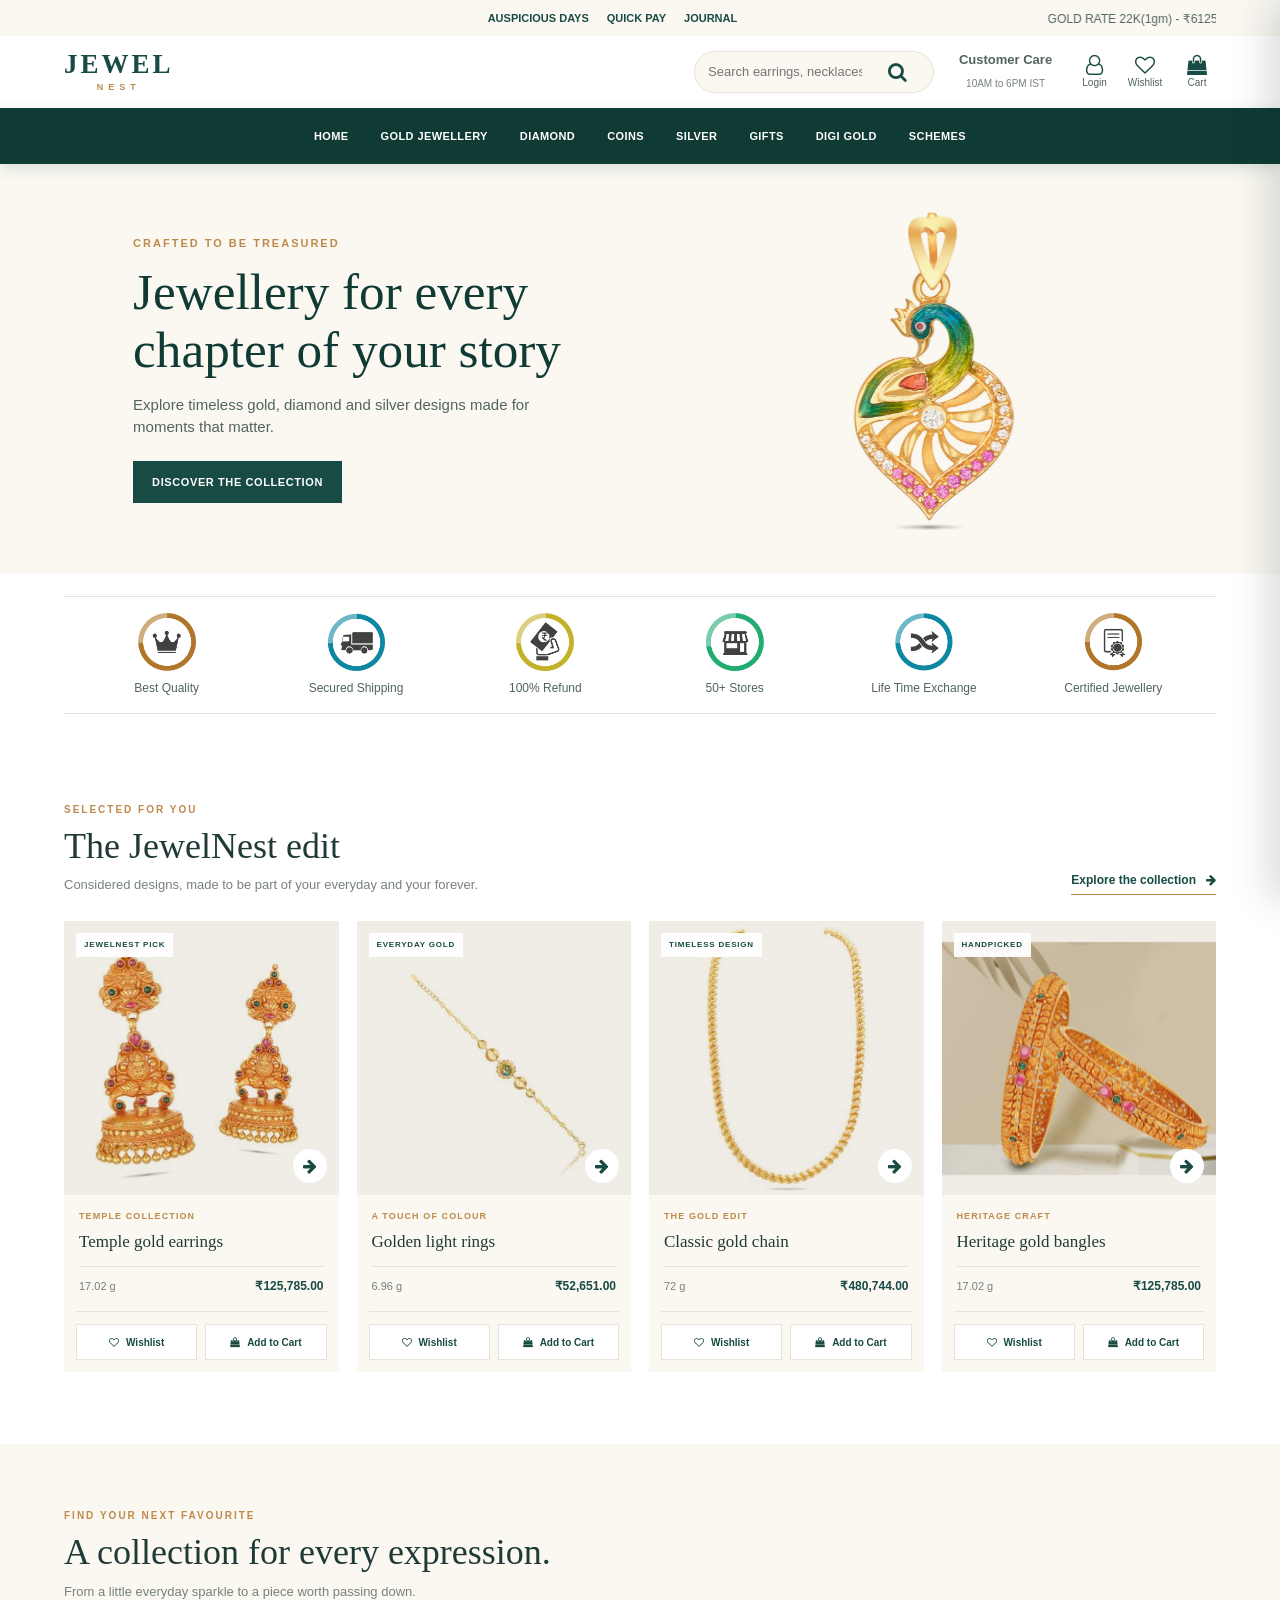
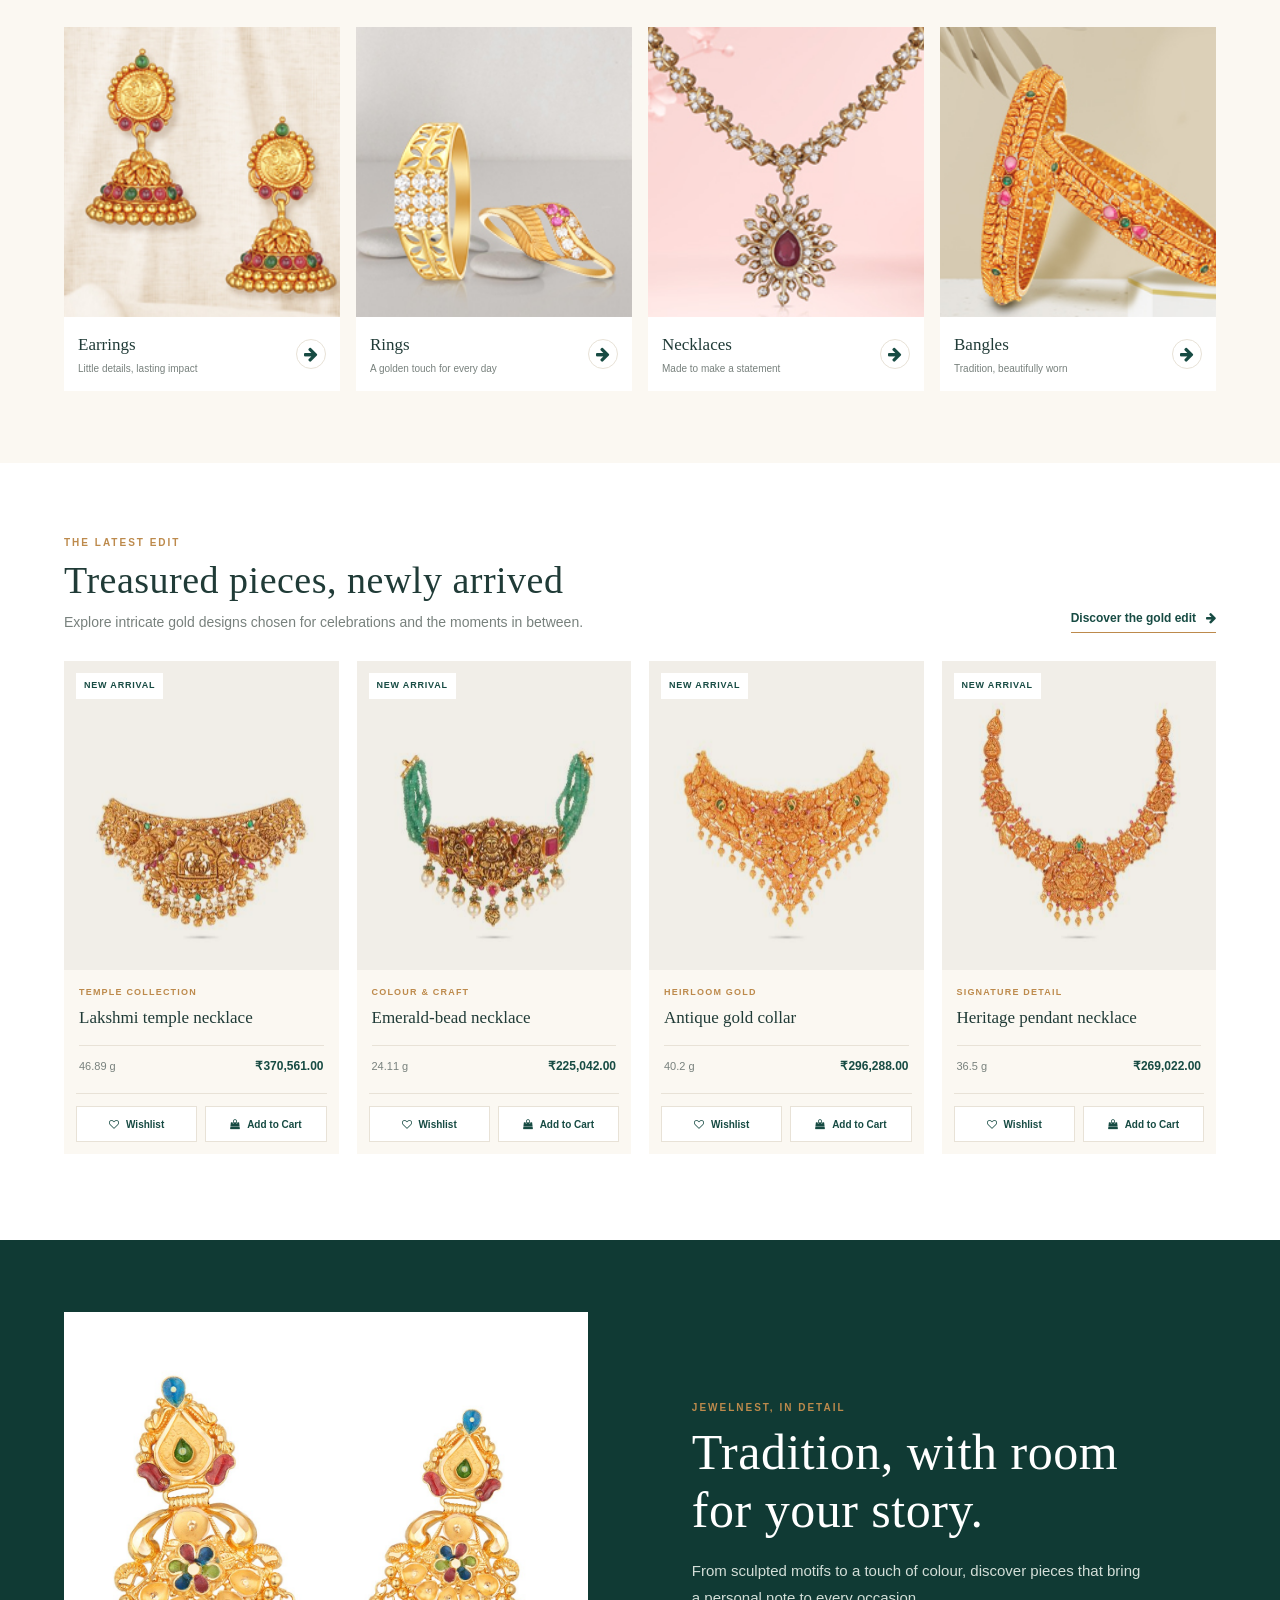
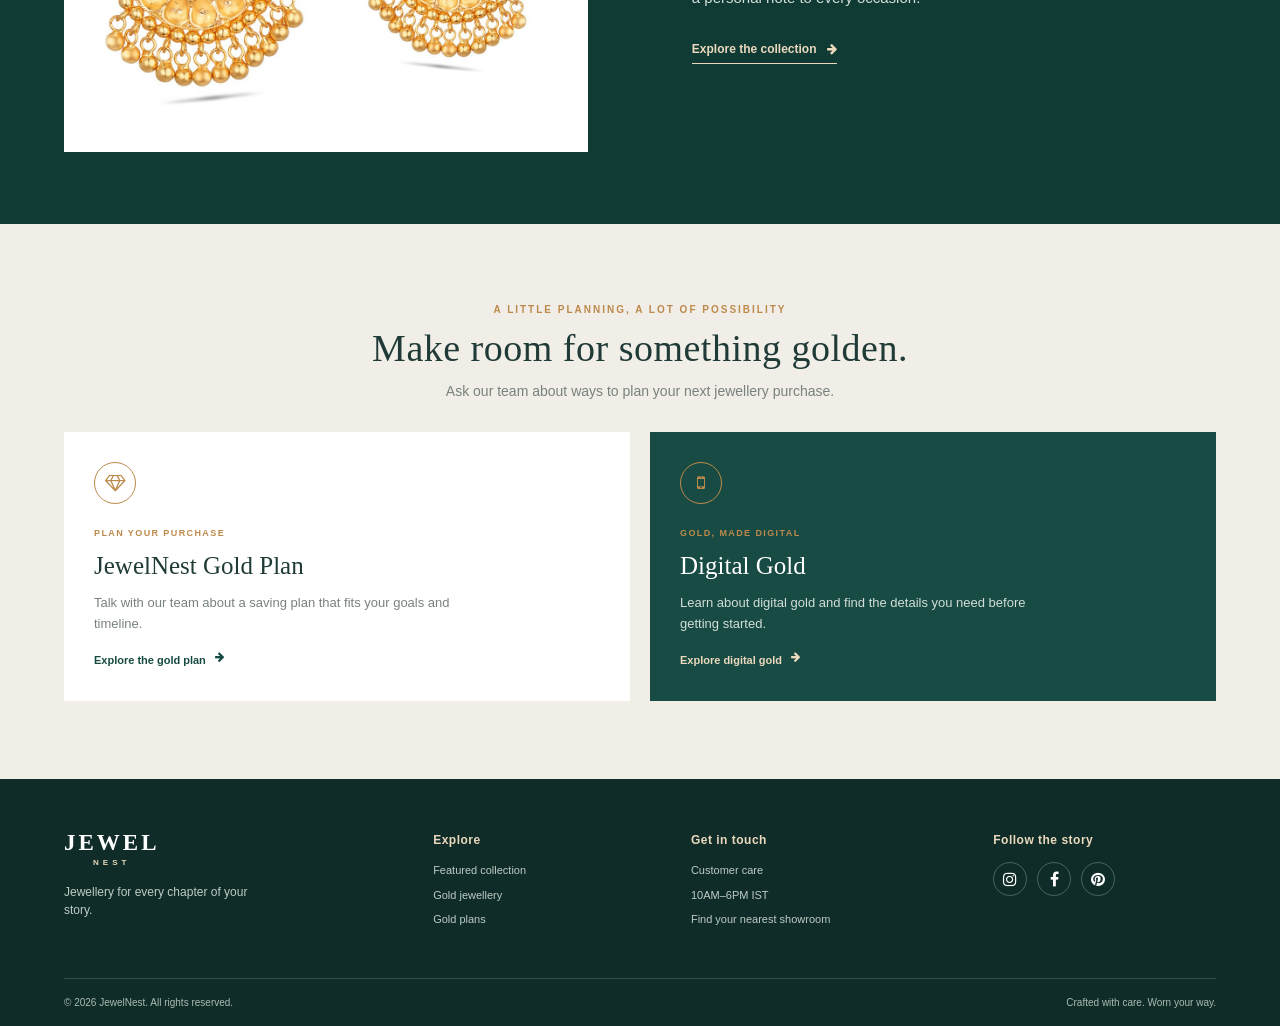
<file: index.html>
<!DOCTYPE html>
<html lang="en">
<head>
<meta charset="UTF-8">
<meta name="viewport" content="width=device-width, initial-scale=1.0">
<meta name="description" content="Explore timeless gold, diamond and silver jewellery from JewelNest.">
<title>JewelNest | Fine Jewellery</title>
<link rel="icon" type="image/svg+xml" href="favicon.svg">
<link rel="stylesheet" href="https://cdnjs.cloudflare.com/ajax/libs/font-awesome/4.7.0/css/font-awesome.min.css">

<link rel="stylesheet" href="style.css">
<script src="app.js" defer></script>

</head>

<body id="top">

<section>
<div class="container">
<div class="row">
<div class="col">

<a href="collections.html?category=auspicious-days">AUSPICIOUS DAYS</a>
<a href="collections.html?category=quick-pay">QUICK PAY</a>
<a href="collections.html?category=journal">JOURNAL</a>

<marquee>GOLD RATE 22K(1gm) - ₹6125, GOLD RATE 24K(1gm) - ₹6682, GOLD RATE 18K(1gm) - ₹5011, SILVER RATE (1gm) - ₹80.80,
Last Updated Time 25/03/24 10.42 A.M</marquee>

</div>
</div>

</section>

<section id="head-sec">
<div class="head-container">
<div class="head-row">
<div class="head-col">

<div class="logo">
 <a href="index.html" aria-label="JewelNest home">JEWEL<span>NEST</span></a>
</div>

<div class="head-icons">
<form class="search-box" role="search" action="collections.html" method="get">
<input type="search" name="q" placeholder="Search earrings, necklaces..." maxlength="50" required aria-label="Search jewellery">
<button type="submit" aria-label="Search"><i class="fa fa-search" aria-hidden="true"></i></button>
</form>
</div>

<div class="head-icons">
<h3>Customer Care</h3>
<small style="color:gray;padding:0px 18px;">10AM to 6PM IST</small>
</div>

<button class="head-icons nav-action" type="button" data-open-login>
<i class="fa fa-user-o" aria-hidden="true"></i>
<p id="nav-login-label">Login</p>
</button>

<button class="head-icons nav-action" type="button" data-open-wishlist>
<i class="fa fa-heart-o" aria-hidden="true"></i>
<p>Wishlist <span class="nav-count" data-wishlist-count>0</span></p>
</button>

<button class="head-icons nav-action" type="button" data-open-cart>
<i class="fa fa-shopping-bag" aria-hidden="true"></i>
<p>Cart <span class="nav-count" data-cart-count>0</span></p>
</button>


</div>
</div>
</div>
</section>


<section id="header-sec">
<div class="header-container">
 <div class="header-row">
  <div class="header-col">
   <a href="index.html">HOME</a>
   <a href="collections.html?category=gold">GOLD JEWELLERY</a>
   <a href="collections.html?category=diamond">DIAMOND</a>
   <a href="collections.html?category=coins">COINS</a>
   <a href="collections.html?category=silver">SILVER</a>
   <a href="collections.html?category=gifts">GIFTS</a>
   <a href="collections.html?category=digital-gold">DIGI GOLD</a>
   <a href="collections.html?category=schemes">SCHEMES</a>
  </div>
 </div>

</div>
</section>


<section class="banner-sec">
<div class="banner-container">
  <div class="banner-row">
   <div class="banner-col">
    <div class="banner-copy">
     <p class="banner-eyebrow">CRAFTED TO BE TREASURED</p>
     <h1>Jewellery for every chapter of your story</h1>
     <p>Explore timeless gold, diamond and silver designs made for moments that matter.</p>
     <a href="collections.html?category=featured">DISCOVER THE COLLECTION</a>
    </div>
    <img src="image/design1.jpg" alt="Gold peacock pendant with colourful stones">
   </div>
 </div>
</div>
</section>

<section id="quality-section">
<div class="quality-container">
<div class="quality-row">

<div class="quality-col">
 <img src="image/quality1.png">
 <p>Best Quality</p>
</div>

<div class="quality-col">
 <img src="image/quality2.png">
 <p>Secured Shipping</p>
</div>

<div class="quality-col">
 <img src="image/quality3.png">
 <p>100% Refund</p>
</div>

<div class="quality-col">
 <img src="image/quality4.png">
 <p>50+ Stores</p>
</div>

<div class="quality-col">
 <img src="image/quality5.png">
 <p>Life Time Exchange</p>
</div>

<div class="quality-col">
 <img src="image/quality6.png">
 <p>Certified Jewellery</p>
</div>

</div>
</div>
</section>


<section id="feature-section">
<div class="feature-container">
<div class="feature-heading">
<div>
<p class="eyebrow">SELECTED FOR YOU</p>
<h2 class="feature-title">The JewelNest edit</h2>
<p>Considered designs, made to be part of your everyday and your forever.</p>
</div>
<a class="text-link" href="collections.html?category=featured">Explore the collection <i class="fa fa-arrow-right" aria-hidden="true"></i></a>
</div>
<div class="feature-row">
<article class="feature-col" id="product-earrings">
<a class="feature-image" href="collections.html?category=earrings" aria-label="Explore temple gold earrings">
<img src="image/fea1.jpg" alt="Traditional gold temple earrings with colourful stones">
<span class="feature-badge">JEWELNEST PICK</span>
<span class="feature-arrow" aria-hidden="true"><i class="fa fa-arrow-right"></i></span>
</a>
<div class="feature-info">
<p class="feature-category">TEMPLE COLLECTION</p>
<h3>Temple gold earrings</h3>
<div class="feature-price"><span>17.02 g</span><strong>₹125,785.00</strong></div>
</div>
</article>

<article class="feature-col" id="product-rings">
<a class="feature-image" href="collections.html?category=rings" aria-label="Explore JewelNest gold rings">
<img src="image/fea2.jpg" alt="Delicate gold rings with green and white stones">
<span class="feature-badge">EVERYDAY GOLD</span>
<span class="feature-arrow" aria-hidden="true"><i class="fa fa-arrow-right"></i></span>
</a>
<div class="feature-info">
<p class="feature-category">A TOUCH OF COLOUR</p>
<h3>Golden light rings</h3>
<div class="feature-price"><span>6.96 g</span><strong>₹52,651.00</strong></div>
</div>
</article>

<article class="feature-col" id="product-necklaces">
<a class="feature-image" href="collections.html?category=necklaces" aria-label="Explore the JewelNest gold chain">
<img src="image/fea3.jpg" alt="Classic gold chain necklace">
<span class="feature-badge">TIMELESS DESIGN</span>
<span class="feature-arrow" aria-hidden="true"><i class="fa fa-arrow-right"></i></span>
</a>
<div class="feature-info">
<p class="feature-category">THE GOLD EDIT</p>
<h3>Classic gold chain</h3>
<div class="feature-price"><span>72 g</span><strong>₹480,744.00</strong></div>
</div>
</article>

<article class="feature-col" id="product-bangles">
<a class="feature-image" href="collections.html?category=bangles" aria-label="Explore the JewelNest heritage bangles">
<img src="image/browse4.jpg" alt="Traditional gold bangles with colourful stones">
<span class="feature-badge">HANDPICKED</span>
<span class="feature-arrow" aria-hidden="true"><i class="fa fa-arrow-right"></i></span>
</a>
<div class="feature-info">
<p class="feature-category">HERITAGE CRAFT</p>
<h3>Heritage gold bangles</h3>
<div class="feature-price"><span>17.02 g</span><strong>₹125,785.00</strong></div>
</div>
</article>
</div>
</div>
</section>

<section id="browse-section">
<div class="browse-container">
<div class="browse-heading">
<p class="eyebrow">FIND YOUR NEXT FAVOURITE</p>
<h2 class="browse-head">A collection for every expression.</h2>
<p>From a little everyday sparkle to a piece worth passing down.</p>
</div>
<div class="browse-row">
<a class="browse-col" href="collections.html?category=earrings">
<span class="browse-image"><img src="image/browse1.jpg" alt="Gold earrings from the JewelNest collection"></span>
<span class="browse-info"><span><strong>Earrings</strong><small>Little details, lasting impact</small></span><i class="fa fa-arrow-right" aria-hidden="true"></i></span>
</a>
<a class="browse-col" href="collections.html?category=rings">
<span class="browse-image"><img src="image/browse2.jpg" alt="Gold jewellery with diamond details"></span>
<span class="browse-info"><span><strong>Rings</strong><small>A golden touch for every day</small></span><i class="fa fa-arrow-right" aria-hidden="true"></i></span>
</a>
<a class="browse-col" href="collections.html?category=necklaces">
<span class="browse-image"><img src="image/browse3.jpg" alt="Gold necklace with a ruby pendant"></span>
<span class="browse-info"><span><strong>Necklaces</strong><small>Made to make a statement</small></span><i class="fa fa-arrow-right" aria-hidden="true"></i></span>
</a>
<a class="browse-col" href="collections.html?category=bangles">
<span class="browse-image"><img src="image/browse4.jpg" alt="Traditional gold bangles with colourful stones"></span>
<span class="browse-info"><span><strong>Bangles</strong><small>Tradition, beautifully worn</small></span><i class="fa fa-arrow-right" aria-hidden="true"></i></span>
</a>
</div>
</div>
</section>

<section class="arrival-section" id="new-arrivals">
<div class="arrival-wrap">
<div class="section-heading">
<div>
<p class="eyebrow">THE LATEST EDIT</p>
<h2>Treasured pieces, newly arrived</h2>
<p>Explore intricate gold designs chosen for celebrations and the moments in between.</p>
</div>
<a class="text-link" href="collections.html?category=gold">Discover the gold edit <i class="fa fa-arrow-right" aria-hidden="true"></i></a>
</div>

<div class="arrival-grid">
<article class="arrival-card">
<div class="arrival-image">
<img src="image/arr1.jpg" alt="Traditional gold temple necklace">
<span>NEW ARRIVAL</span>
</div>
<div class="arrival-info">
<p class="arrival-type">TEMPLE COLLECTION</p>
<h3>Lakshmi temple necklace</h3>
<div class="arrival-price"><span>46.89 g</span><strong>₹370,561.00</strong></div>
</div>
</article>

<article class="arrival-card">
<div class="arrival-image">
<img src="image/arr2.jpg" alt="Gold necklace with green bead strands">
<span>NEW ARRIVAL</span>
</div>
<div class="arrival-info">
<p class="arrival-type">COLOUR & CRAFT</p>
<h3>Emerald-bead necklace</h3>
<div class="arrival-price"><span>24.11 g</span><strong>₹225,042.00</strong></div>
</div>
</article>

<article class="arrival-card">
<div class="arrival-image">
<img src="image/arr3.jpg" alt="Ornate antique gold necklace">
<span>NEW ARRIVAL</span>
</div>
<div class="arrival-info">
<p class="arrival-type">HEIRLOOM GOLD</p>
<h3>Antique gold collar</h3>
<div class="arrival-price"><span>40.2 g</span><strong>₹296,288.00</strong></div>
</div>
</article>

<article class="arrival-card">
<div class="arrival-image">
<img src="image/arr4.jpg" alt="Traditional gold necklace with pendant">
<span>NEW ARRIVAL</span>
</div>
<div class="arrival-info">
<p class="arrival-type">SIGNATURE DETAIL</p>
<h3>Heritage pendant necklace</h3>
<div class="arrival-price"><span>36.5 g</span><strong>₹269,022.00</strong></div>
</div>
</article>
</div>
</div>
</section>

<section class="story-section" id="signature">
<div class="story-wrap">
<div class="story-image">
<img src="image/design2.jpg" alt="A colourful gold pendant from the JewelNest collection">
</div>
<div class="story-copy">
<p class="eyebrow">JEWELNEST, IN DETAIL</p>
<h2>Tradition, with room for your story.</h2>
<p>From sculpted motifs to a touch of colour, discover pieces that bring a personal note to every occasion.</p>
<a class="light-link" href="collections.html?category=gifts">Explore the collection <i class="fa fa-arrow-right" aria-hidden="true"></i></a>
</div>
</div>
</section>

<section class="plans-section" id="savings">
<div class="plans-wrap">
<div class="plans-heading">
<p class="eyebrow">A LITTLE PLANNING, A LOT OF POSSIBILITY</p>
<h2>Make room for something golden.</h2>
<p>Ask our team about ways to plan your next jewellery purchase.</p>
</div>

<div class="plans-grid">
<article class="plan-card plan-card--light">
<span class="plan-icon"><i class="fa fa-diamond" aria-hidden="true"></i></span>
<p class="plan-label">PLAN YOUR PURCHASE</p>
<h3>JewelNest Gold Plan</h3>
<p>Talk with our team about a saving plan that fits your goals and timeline.</p>
<a href="collections.html?category=schemes">Explore the gold plan <i class="fa fa-arrow-right" aria-hidden="true"></i></a>
</article>

<article class="plan-card plan-card--dark">
<span class="plan-icon"><i class="fa fa-mobile" aria-hidden="true"></i></span>
<p class="plan-label">GOLD, MADE DIGITAL</p>
<h3>Digital Gold</h3>
<p>Learn about digital gold and find the details you need before getting started.</p>
<a href="collections.html?category=digital-gold">Explore digital gold <i class="fa fa-arrow-right" aria-hidden="true"></i></a>
</article>
</div>
</div>
</section>

<footer class="site-footer">
<div class="footer-wrap">
<div class="footer-main">
<div class="footer-brand">
<a class="footer-logo" href="index.html" aria-label="JewelNest home">JEWEL<span>NEST</span></a>
<p>Jewellery for every chapter of your story.</p>
</div>

<div class="footer-links">
<h3>Explore</h3>
<a href="collections.html?category=featured">Featured collection</a>
<a href="collections.html?category=gold">Gold jewellery</a>
<a href="collections.html?category=schemes">Gold plans</a>
</div>

<div class="footer-links" id="footer-contact">
<h3>Get in touch</h3>
<p>Customer care</p>
<p>10AM–6PM IST</p>
<p>Find your nearest showroom</p>
</div>

<div class="footer-social">
<h3>Follow the story</h3>
<div class="social-links">
<span aria-label="Instagram"><i class="fa fa-instagram" aria-hidden="true"></i></span>
<span aria-label="Facebook"><i class="fa fa-facebook" aria-hidden="true"></i></span>
<span aria-label="Pinterest"><i class="fa fa-pinterest" aria-hidden="true"></i></span>
</div>
</div>
</div>

<div class="footer-bottom">
<p>© 2026 JewelNest. All rights reserved.</p>
<p>Crafted with care. Worn your way.</p>
</div>
</div>
</footer>

</body>

</html>
</file>
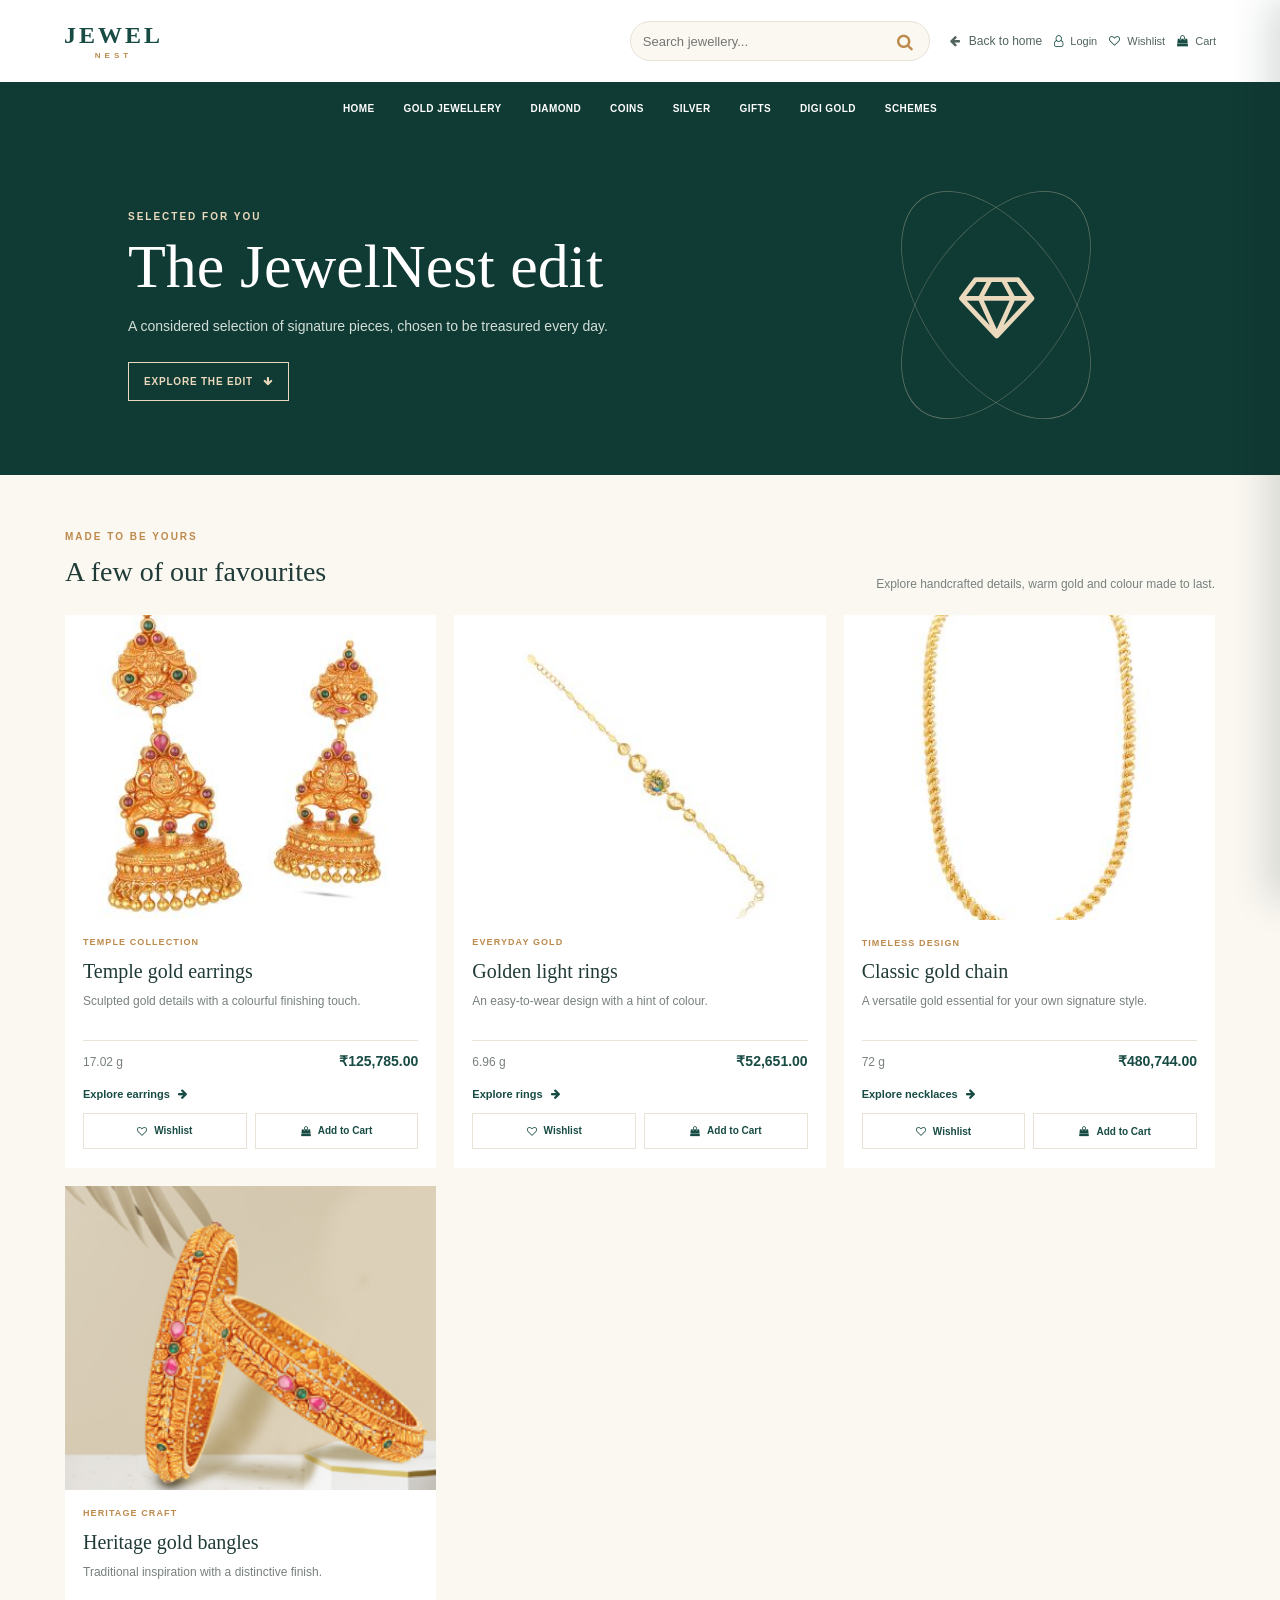
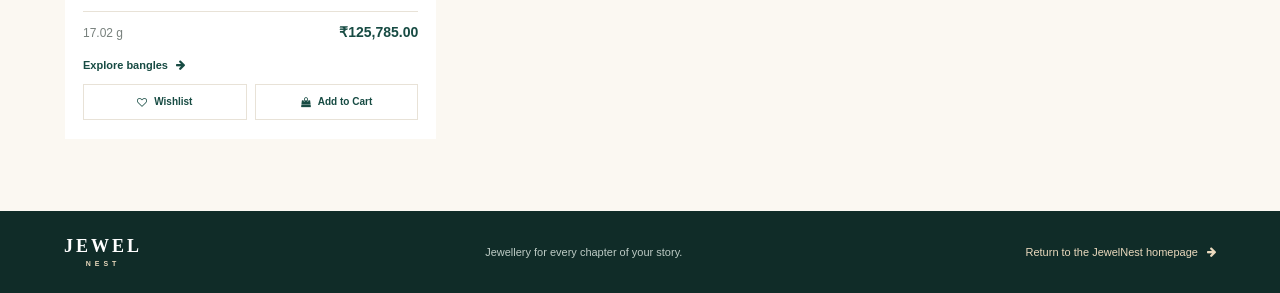
<file: collections.html>
<!DOCTYPE html>
<html lang="en">
<head>
<meta charset="UTF-8">
<meta name="viewport" content="width=device-width, initial-scale=1.0">
<meta name="description" content="Explore the JewelNest collections.">
<title>JewelNest | Collections</title>
<link rel="icon" type="image/svg+xml" href="favicon.svg">
<link rel="stylesheet" href="https://cdnjs.cloudflare.com/ajax/libs/font-awesome/4.7.0/css/font-awesome.min.css">
<link rel="stylesheet" href="style.css">
<script src="collections.js" defer></script>
<script src="app.js" defer></script>
</head>
<body class="collection-page">
<header class="collection-header">
<a class="collection-logo" href="index.html" aria-label="JewelNest home">JEWEL<span>NEST</span></a>
<form class="collection-search" role="search" action="collections.html" method="get">
<input type="search" name="q" data-search-input placeholder="Search jewellery..." maxlength="50" required aria-label="Search jewellery">
<button type="submit" aria-label="Search"><i class="fa fa-search" aria-hidden="true"></i></button>
</form>
<div class="collection-header-actions">
<a class="collection-home-link" href="index.html"><i class="fa fa-arrow-left" aria-hidden="true"></i> Back to home</a>
<button class="collection-nav-action" type="button" data-open-login><i class="fa fa-user-o"></i> <span id="nav-login-label">Login</span></button>
<button class="collection-nav-action" type="button" data-open-wishlist><i class="fa fa-heart-o"></i> Wishlist <span data-wishlist-count>0</span></button>
<button class="collection-nav-action" type="button" data-open-cart><i class="fa fa-shopping-bag"></i> Cart <span data-cart-count>0</span></button>
</div>
</header>

<nav class="collection-nav" aria-label="Main navigation">
<a href="index.html">HOME</a>
<a href="collections.html?category=gold">GOLD JEWELLERY</a>
<a href="collections.html?category=diamond">DIAMOND</a>
<a href="collections.html?category=coins">COINS</a>
<a href="collections.html?category=silver">SILVER</a>
<a href="collections.html?category=gifts">GIFTS</a>
<a href="collections.html?category=digital-gold">DIGI GOLD</a>
<a href="collections.html?category=schemes">SCHEMES</a>
</nav>

<main>
<section class="collection-hero">
<div class="collection-hero-inner">
<p class="eyebrow" id="collection-eyebrow">THE JEWELNEST COLLECTION</p>
<h1 id="collection-title">Discover JewelNest</h1>
<p id="collection-description">Thoughtful designs to treasure, for every chapter of your story.</p>
<a class="collection-hero-link" href="#collection-items">EXPLORE THE EDIT <i class="fa fa-arrow-down" aria-hidden="true"></i></a>
</div>
<div class="collection-hero-art" aria-hidden="true">
<span class="collection-art-orbit collection-art-orbit--one"></span>
<span class="collection-art-orbit collection-art-orbit--two"></span>
<i class="fa fa-diamond"></i>
</div>
</section>

<section class="collection-content" id="collection-items">
<div class="collection-section-heading">
<div>
<p class="eyebrow">MADE TO BE YOURS</p>
<h2 id="collection-subtitle">JewelNest, in detail</h2>
</div>
<p id="collection-note">Explore the pieces and stories in this JewelNest edit.</p>
</div>
<div class="collection-grid" id="collection-grid"></div>
<div class="collection-empty" id="collection-empty" hidden>
<p id="collection-empty-message">We couldn’t find that collection.</p>
<a href="index.html">Return to JewelNest</a>
</div>
</section>
</main>

<footer class="collection-footer">
<a class="collection-footer-logo" href="index.html">JEWEL<span>NEST</span></a>
<p>Jewellery for every chapter of your story.</p>
<a href="index.html">Return to the JewelNest homepage <i class="fa fa-arrow-right" aria-hidden="true"></i></a>
</footer>
</body>
</html>
</file>
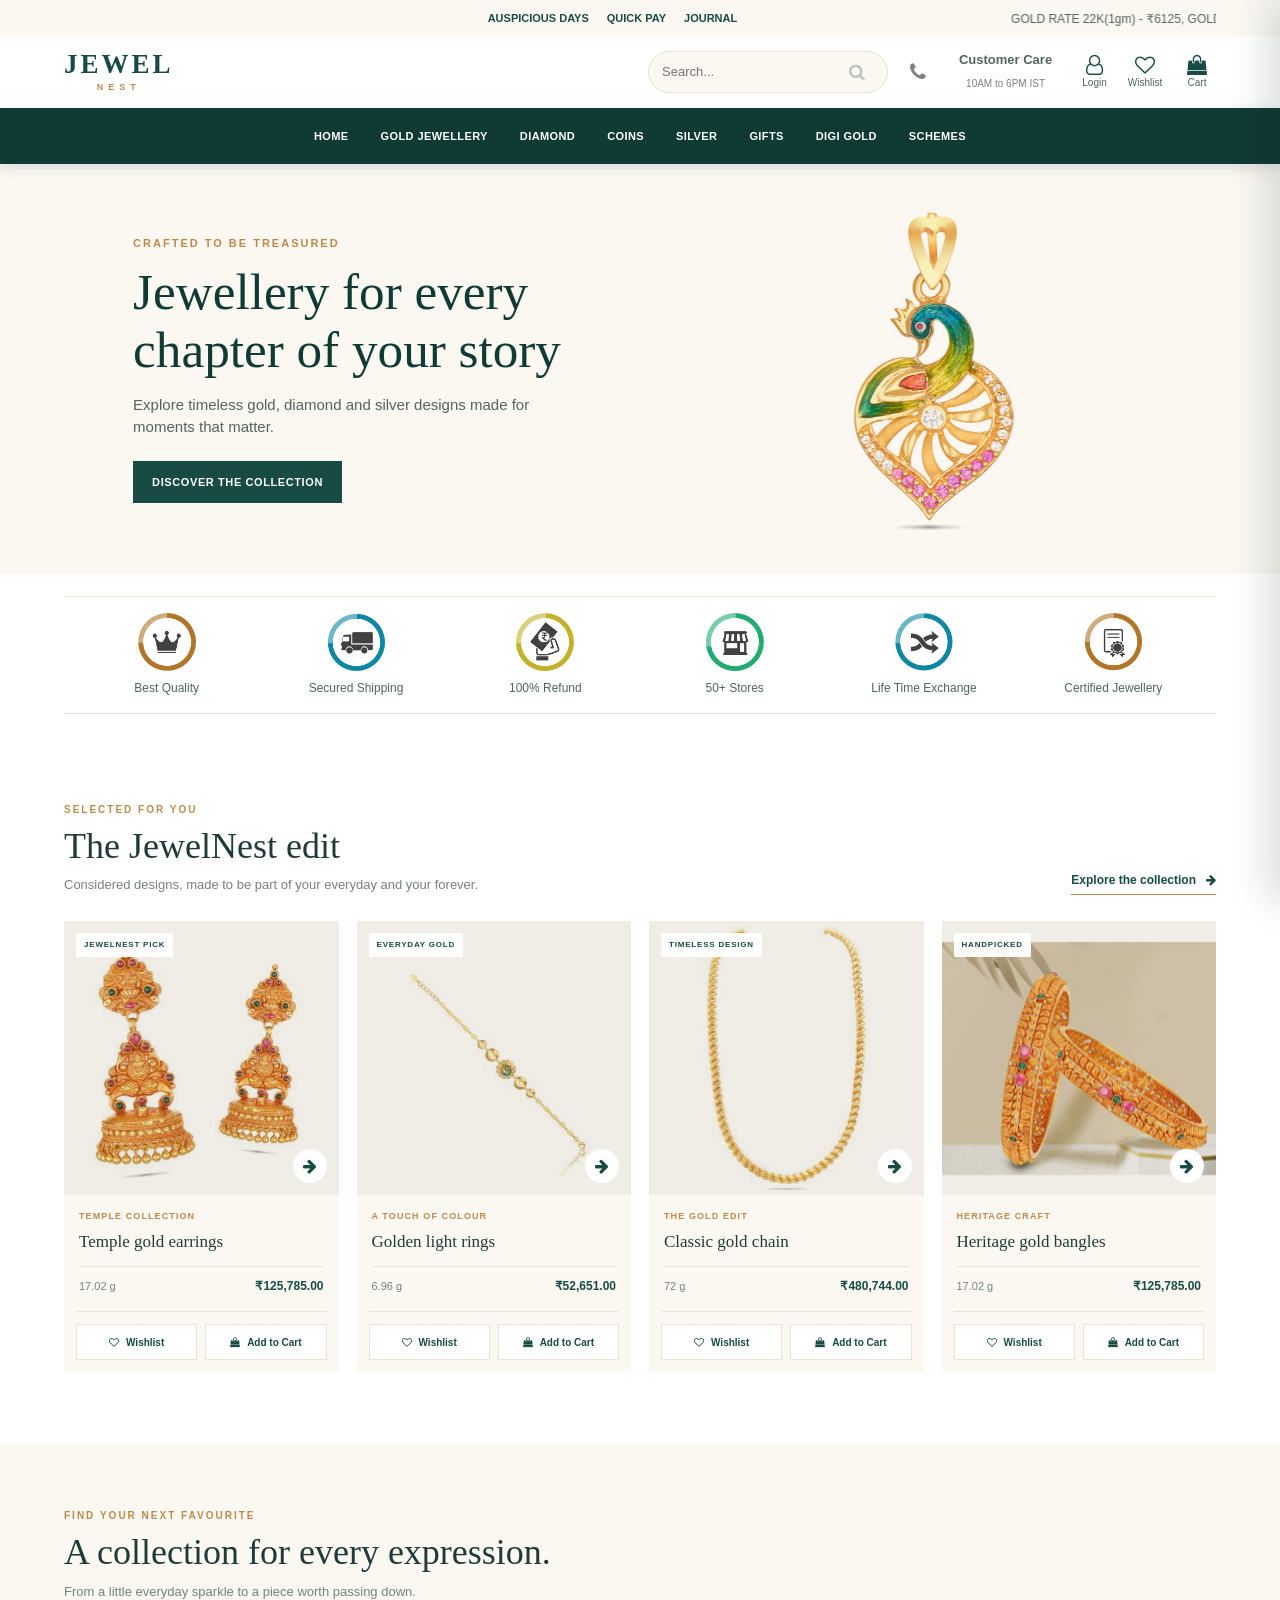
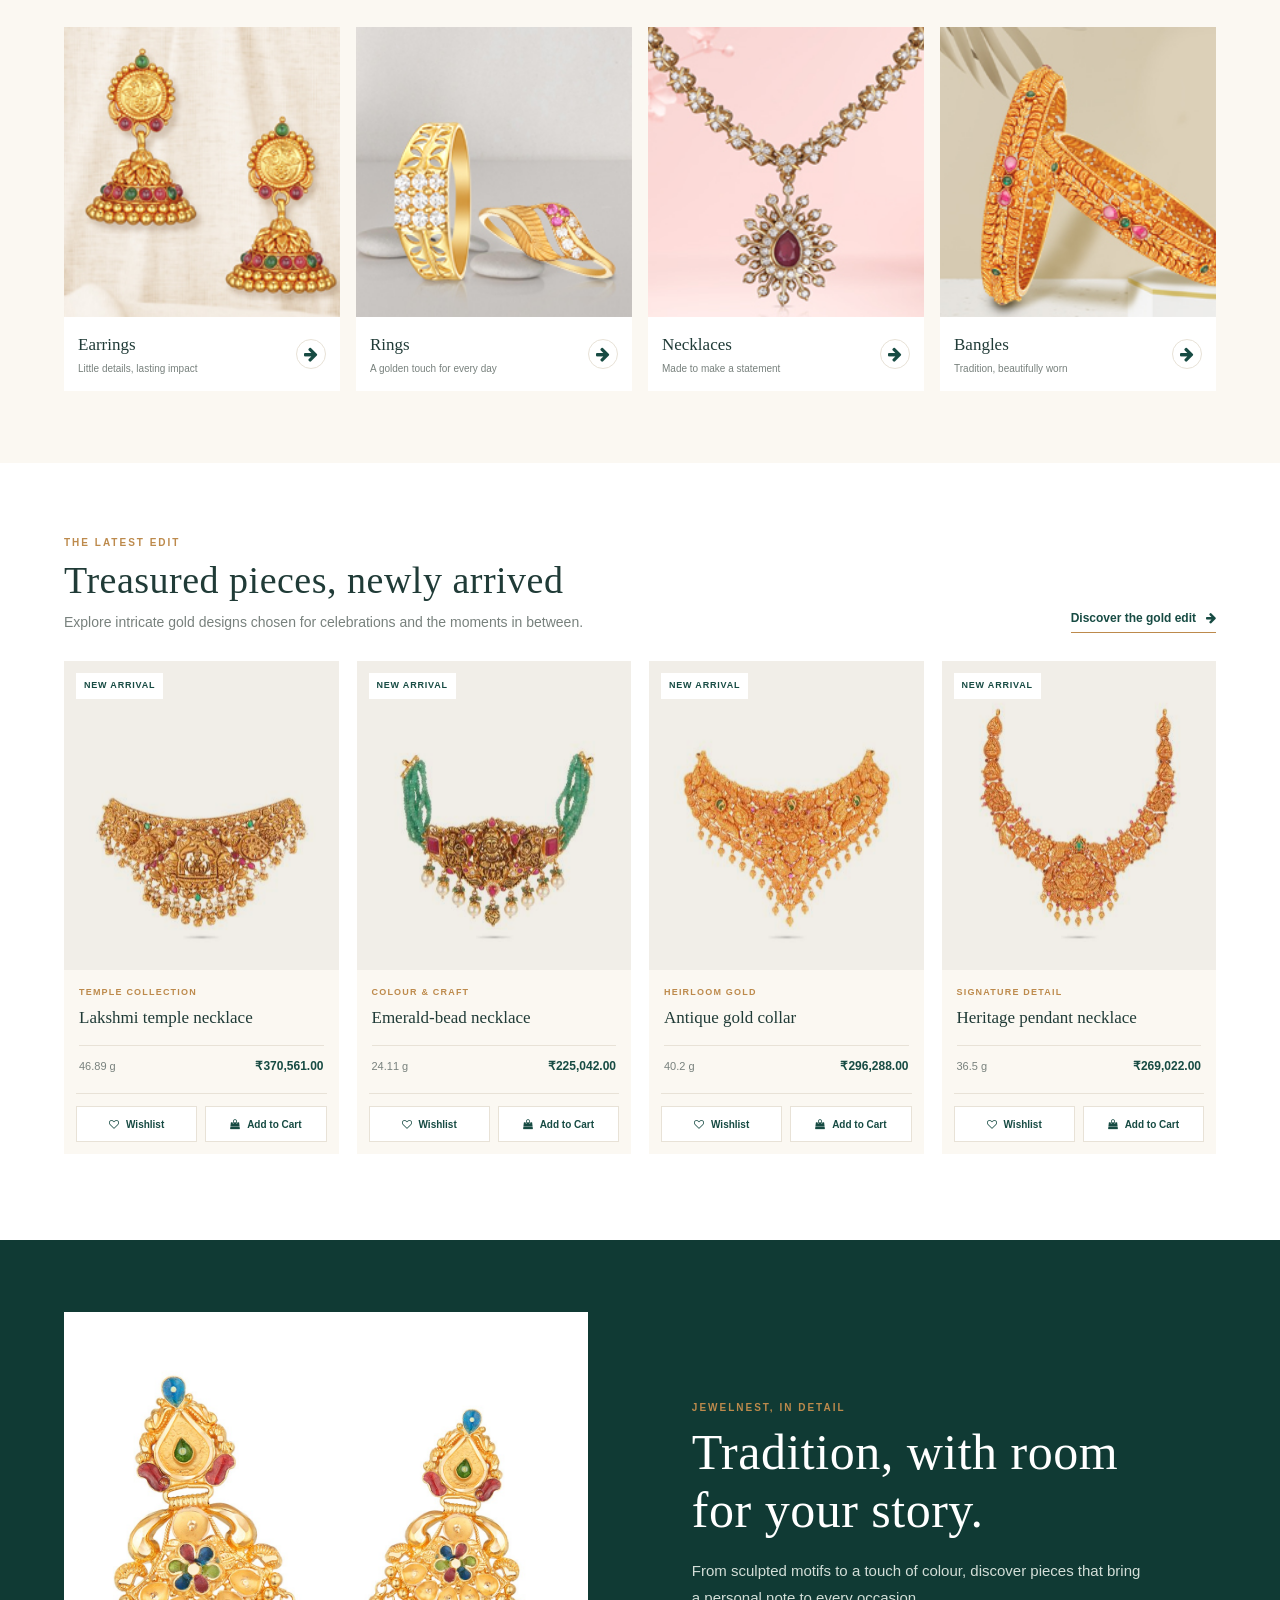
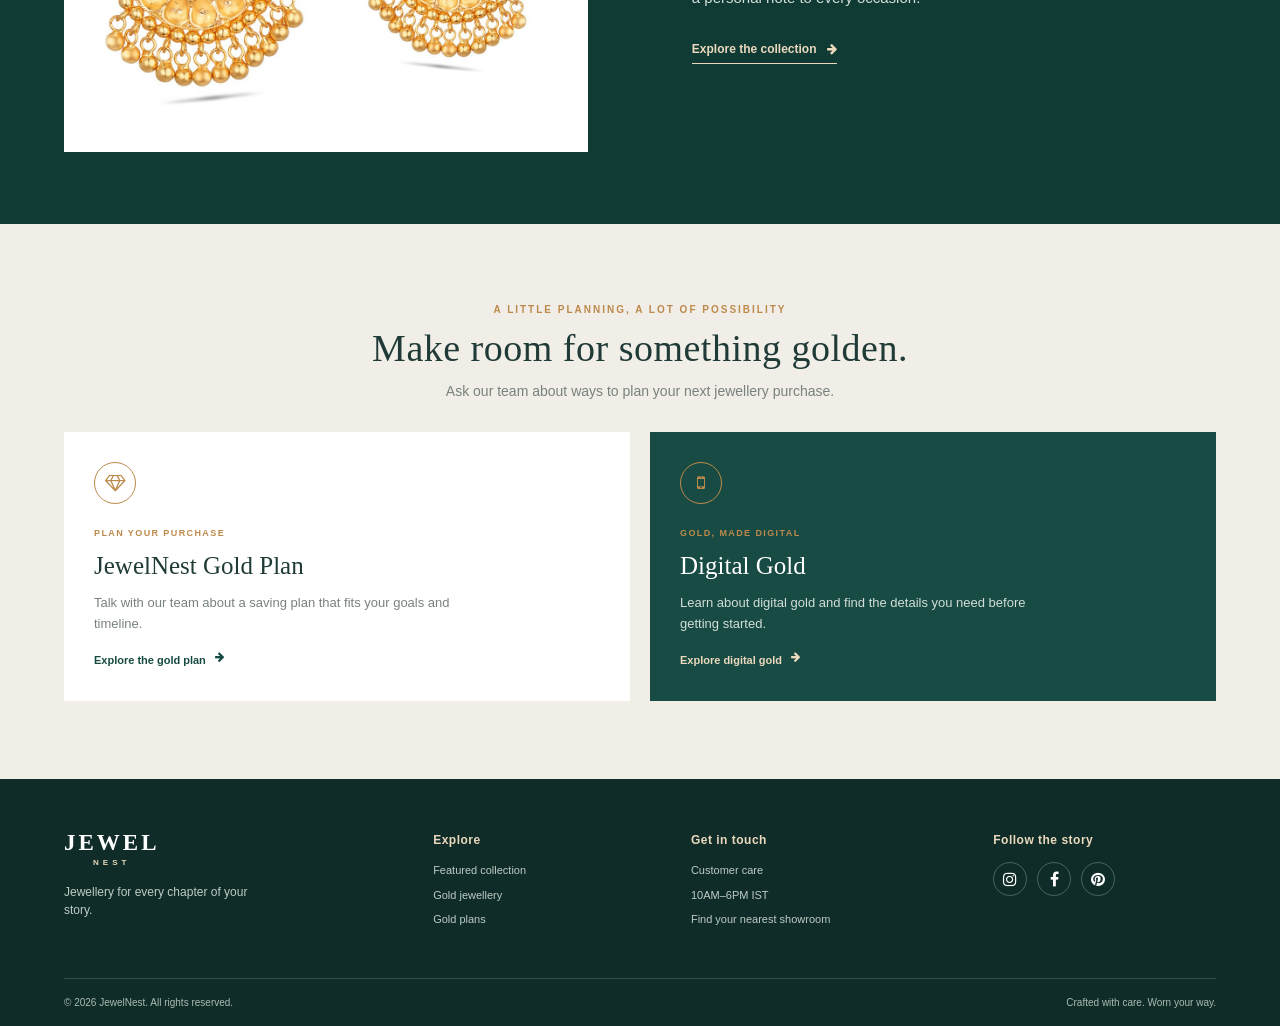
<file: jewelnest.html>
<!DOCTYPE html>
<html>
<head>
<meta charset="UTF-8">
<meta name="viewport" content="width=device-width, initial-scale=1.0">
<meta name="description" content="Explore timeless gold, diamond and silver jewellery from JewelNest.">
<title>JewelNest | Fine Jewellery</title>
<link rel="icon" type="image/svg+xml" href="favicon.svg">
<link rel="stylesheet" href="https://cdnjs.cloudflare.com/ajax/libs/font-awesome/4.7.0/css/font-awesome.min.css">

<link rel="stylesheet" href="style.css">
<script src="app.js" defer></script>

</head>

<body id="top">

<section>
<div class="container">
<div class="row">
<div class="col">

<a href="collections.html?category=auspicious-days">AUSPICIOUS DAYS</a>
<a href="collections.html?category=quick-pay">QUICK PAY</a>
<a href="collections.html?category=journal">JOURNAL</a>

<marquee>GOLD RATE 22K(1gm) - ₹6125, GOLD RATE 24K(1gm) - ₹6682, GOLD RATE 18K(1gm) - ₹5011, SILVER RATE (1gm) - ₹80.80,
Last Updated Time 25/03/24 10.42 A.M</marquee>

</div>
</div>

<div>

</section>

<section id="head-sec">
<div class="head-container">
<div class="head-row">
<div class="head-col">

<div class="logo">
 <a href="jewelnest.html" aria-label="JewelNest home">JEWEL<span>NEST</span></a>
</div>

<div class="head-icons">
<div class="search-box">
<input type="text" placeholder="Search...">
 <i class="fa fa-search" aria-hidden="true" style="font-size:17px;color:silver;"></i>
</div>
</div>

<div class="head-icons">
<i style="color:gray; padding:8px;" class="fa fa-phone" aria-hidden="true"></i>
</div>

<div class="head-icons">
<h3>Customer Care</h3>
<small style="color:gray;padding:0px 18px;">10AM to 6PM IST</small>
</div>

<button class="head-icons nav-action" type="button" data-open-login>
<i class="fa fa-user-o" aria-hidden="true"></i>
<p id="nav-login-label">Login</p>
</button>

<button class="head-icons nav-action" type="button" data-open-wishlist>
<i class="fa fa-heart-o" aria-hidden="true"></i>
<p>Wishlist <span class="nav-count" data-wishlist-count>0</span></p>
</button>

<button class="head-icons nav-action" type="button" data-open-cart>
<i class="fa fa-shopping-bag" aria-hidden="true"></i>
<p>Cart <span class="nav-count" data-cart-count>0</span></p>
</button>


</div>
</div>
</div>
</section>


<section id="header-sec">
<div class="header-container">
 <div class="header-row">
  <div class="header-col">
   <a href="jewelnest.html">HOME</a>
   <a href="collections.html?category=gold">GOLD JEWELLERY</a>
   <a href="collections.html?category=diamond">DIAMOND</a>
   <a href="collections.html?category=coins">COINS</a>
   <a href="collections.html?category=silver">SILVER</a>
   <a href="collections.html?category=gifts">GIFTS</a>
   <a href="collections.html?category=digital-gold">DIGI GOLD</a>
   <a href="collections.html?category=schemes">SCHEMES</a>
  </div>
 </div>

</div>
</section>


<section class="banner-sec">
<div class="banner-container">
  <div class="banner-row">
   <div class="banner-col">
    <div class="banner-copy">
     <p class="banner-eyebrow">CRAFTED TO BE TREASURED</p>
     <h1>Jewellery for every chapter of your story</h1>
     <p>Explore timeless gold, diamond and silver designs made for moments that matter.</p>
     <a href="collections.html?category=featured">DISCOVER THE COLLECTION</a>
    </div>
    <img src="image\design1.jpg" alt="Gold peacock pendant with colourful stones">
   </div>
 </div>
</div>
</section>

<section id="quality-section">
<div class="quality-container">
<div class="quality-row">

<div class="quality-col">
 <img src="image\quality1.png">
 <p>Best Quality</p>
</div>

<div class="quality-col">
 <img src="image\quality2.png">
 <p>Secured Shipping</p>
</div>

<div class="quality-col">
 <img src="image\quality3.png">
 <p>100% Refund</p>
</div>

<div class="quality-col">
 <img src="image\quality4.png">
 <p>50+ Stores</p>
</div>

<div class="quality-col">
 <img src="image\quality5.png">
 <p>Life Time Exchange</p>
</div>

<div class="quality-col">
 <img src="image\quality6.png">
 <p>Certified Jewellery</p>
</div>

</div>
</div>
</section>


<section id="feature-section">
<div class="feature-container">
<div class="feature-heading">
<div>
<p class="eyebrow">SELECTED FOR YOU</p>
<h2 class="feature-title">The JewelNest edit</h2>
<p>Considered designs, made to be part of your everyday and your forever.</p>
</div>
<a class="text-link" href="collections.html?category=featured">Explore the collection <i class="fa fa-arrow-right" aria-hidden="true"></i></a>
</div>
<div class="feature-row">
<article class="feature-col" id="product-earrings">
<a class="feature-image" href="collections.html?category=earrings" aria-label="Explore temple gold earrings">
<img src="image\fea1.jpg" alt="Traditional gold temple earrings with colourful stones">
<span class="feature-badge">JEWELNEST PICK</span>
<span class="feature-arrow" aria-hidden="true"><i class="fa fa-arrow-right"></i></span>
</a>
<div class="feature-info">
<p class="feature-category">TEMPLE COLLECTION</p>
<h3>Temple gold earrings</h3>
<div class="feature-price"><span>17.02 g</span><strong>₹125,785.00</strong></div>
</div>
</article>

<article class="feature-col" id="product-rings">
<a class="feature-image" href="collections.html?category=rings" aria-label="Explore JewelNest gold rings">
<img src="image\fea2.jpg" alt="Delicate gold rings with green and white stones">
<span class="feature-badge">EVERYDAY GOLD</span>
<span class="feature-arrow" aria-hidden="true"><i class="fa fa-arrow-right"></i></span>
</a>
<div class="feature-info">
<p class="feature-category">A TOUCH OF COLOUR</p>
<h3>Golden light rings</h3>
<div class="feature-price"><span>6.96 g</span><strong>₹52,651.00</strong></div>
</div>
</article>

<article class="feature-col" id="product-necklaces">
<a class="feature-image" href="collections.html?category=necklaces" aria-label="Explore the JewelNest gold chain">
<img src="image\fea3.jpg" alt="Classic gold chain necklace">
<span class="feature-badge">TIMELESS DESIGN</span>
<span class="feature-arrow" aria-hidden="true"><i class="fa fa-arrow-right"></i></span>
</a>
<div class="feature-info">
<p class="feature-category">THE GOLD EDIT</p>
<h3>Classic gold chain</h3>
<div class="feature-price"><span>72 g</span><strong>₹480,744.00</strong></div>
</div>
</article>

<article class="feature-col" id="product-bangles">
<a class="feature-image" href="collections.html?category=bangles" aria-label="Explore the JewelNest heritage bangles">
<img src="image\browse4.jpg" alt="Traditional gold bangles with colourful stones">
<span class="feature-badge">HANDPICKED</span>
<span class="feature-arrow" aria-hidden="true"><i class="fa fa-arrow-right"></i></span>
</a>
<div class="feature-info">
<p class="feature-category">HERITAGE CRAFT</p>
<h3>Heritage gold bangles</h3>
<div class="feature-price"><span>17.02 g</span><strong>₹125,785.00</strong></div>
</div>
</article>
</div>
</div>
</section>

<section id="browse-section">
<div class="browse-container">
<div class="browse-heading">
<p class="eyebrow">FIND YOUR NEXT FAVOURITE</p>
<h2 class="browse-head">A collection for every expression.</h2>
<p>From a little everyday sparkle to a piece worth passing down.</p>
</div>
<div class="browse-row">
<a class="browse-col" href="collections.html?category=earrings">
<span class="browse-image"><img src="image/browse1.jpg" alt="Gold earrings from the JewelNest collection"></span>
<span class="browse-info"><span><strong>Earrings</strong><small>Little details, lasting impact</small></span><i class="fa fa-arrow-right" aria-hidden="true"></i></span>
</a>
<a class="browse-col" href="collections.html?category=rings">
<span class="browse-image"><img src="image/browse2.jpg" alt="Gold jewellery with diamond details"></span>
<span class="browse-info"><span><strong>Rings</strong><small>A golden touch for every day</small></span><i class="fa fa-arrow-right" aria-hidden="true"></i></span>
</a>
<a class="browse-col" href="collections.html?category=necklaces">
<span class="browse-image"><img src="image/browse3.jpg" alt="Gold necklace with a ruby pendant"></span>
<span class="browse-info"><span><strong>Necklaces</strong><small>Made to make a statement</small></span><i class="fa fa-arrow-right" aria-hidden="true"></i></span>
</a>
<a class="browse-col" href="collections.html?category=bangles">
<span class="browse-image"><img src="image/browse4.jpg" alt="Traditional gold bangles with colourful stones"></span>
<span class="browse-info"><span><strong>Bangles</strong><small>Tradition, beautifully worn</small></span><i class="fa fa-arrow-right" aria-hidden="true"></i></span>
</a>
</div>
</div>
</section>

<section class="arrival-section" id="new-arrivals">
<div class="arrival-wrap">
<div class="section-heading">
<div>
<p class="eyebrow">THE LATEST EDIT</p>
<h2>Treasured pieces, newly arrived</h2>
<p>Explore intricate gold designs chosen for celebrations and the moments in between.</p>
</div>
<a class="text-link" href="collections.html?category=gold">Discover the gold edit <i class="fa fa-arrow-right" aria-hidden="true"></i></a>
</div>

<div class="arrival-grid">
<article class="arrival-card">
<div class="arrival-image">
<img src="image\arr1.jpg" alt="Traditional gold temple necklace">
<span>NEW ARRIVAL</span>
</div>
<div class="arrival-info">
<p class="arrival-type">TEMPLE COLLECTION</p>
<h3>Lakshmi temple necklace</h3>
<div class="arrival-price"><span>46.89 g</span><strong>₹370,561.00</strong></div>
</div>
</article>

<article class="arrival-card">
<div class="arrival-image">
<img src="image\arr2.jpg" alt="Gold necklace with green bead strands">
<span>NEW ARRIVAL</span>
</div>
<div class="arrival-info">
<p class="arrival-type">COLOUR & CRAFT</p>
<h3>Emerald-bead necklace</h3>
<div class="arrival-price"><span>24.11 g</span><strong>₹225,042.00</strong></div>
</div>
</article>

<article class="arrival-card">
<div class="arrival-image">
<img src="image\arr3.jpg" alt="Ornate antique gold necklace">
<span>NEW ARRIVAL</span>
</div>
<div class="arrival-info">
<p class="arrival-type">HEIRLOOM GOLD</p>
<h3>Antique gold collar</h3>
<div class="arrival-price"><span>40.2 g</span><strong>₹296,288.00</strong></div>
</div>
</article>

<article class="arrival-card">
<div class="arrival-image">
<img src="image\arr4.jpg" alt="Traditional gold necklace with pendant">
<span>NEW ARRIVAL</span>
</div>
<div class="arrival-info">
<p class="arrival-type">SIGNATURE DETAIL</p>
<h3>Heritage pendant necklace</h3>
<div class="arrival-price"><span>36.5 g</span><strong>₹269,022.00</strong></div>
</div>
</article>
</div>
</div>
</section>

<section class="story-section" id="signature">
<div class="story-wrap">
<div class="story-image">
<img src="image\design2.jpg" alt="A colourful gold pendant from the JewelNest collection">
</div>
<div class="story-copy">
<p class="eyebrow">JEWELNEST, IN DETAIL</p>
<h2>Tradition, with room for your story.</h2>
<p>From sculpted motifs to a touch of colour, discover pieces that bring a personal note to every occasion.</p>
<a class="light-link" href="collections.html?category=gifts">Explore the collection <i class="fa fa-arrow-right" aria-hidden="true"></i></a>
</div>
</div>
</section>

<section class="plans-section" id="savings">
<div class="plans-wrap">
<div class="plans-heading">
<p class="eyebrow">A LITTLE PLANNING, A LOT OF POSSIBILITY</p>
<h2>Make room for something golden.</h2>
<p>Ask our team about ways to plan your next jewellery purchase.</p>
</div>

<div class="plans-grid">
<article class="plan-card plan-card--light">
<span class="plan-icon"><i class="fa fa-diamond" aria-hidden="true"></i></span>
<p class="plan-label">PLAN YOUR PURCHASE</p>
<h3>JewelNest Gold Plan</h3>
<p>Talk with our team about a saving plan that fits your goals and timeline.</p>
<a href="collections.html?category=schemes">Explore the gold plan <i class="fa fa-arrow-right" aria-hidden="true"></i></a>
</article>

<article class="plan-card plan-card--dark">
<span class="plan-icon"><i class="fa fa-mobile" aria-hidden="true"></i></span>
<p class="plan-label">GOLD, MADE DIGITAL</p>
<h3>Digital Gold</h3>
<p>Learn about digital gold and find the details you need before getting started.</p>
<a href="collections.html?category=digital-gold">Explore digital gold <i class="fa fa-arrow-right" aria-hidden="true"></i></a>
</article>
</div>
</div>
</section>

<footer class="site-footer">
<div class="footer-wrap">
<div class="footer-main">
<div class="footer-brand">
<a class="footer-logo" href="jewelnest.html" aria-label="JewelNest home">JEWEL<span>NEST</span></a>
<p>Jewellery for every chapter of your story.</p>
</div>

<div class="footer-links">
<h3>Explore</h3>
<a href="collections.html?category=featured">Featured collection</a>
<a href="collections.html?category=gold">Gold jewellery</a>
<a href="collections.html?category=schemes">Gold plans</a>
</div>

<div class="footer-links" id="footer-contact">
<h3>Get in touch</h3>
<p>Customer care</p>
<p>10AM–6PM IST</p>
<p>Find your nearest showroom</p>
</div>

<div class="footer-social">
<h3>Follow the story</h3>
<div class="social-links">
<span aria-label="Instagram"><i class="fa fa-instagram" aria-hidden="true"></i></span>
<span aria-label="Facebook"><i class="fa fa-facebook" aria-hidden="true"></i></span>
<span aria-label="Pinterest"><i class="fa fa-pinterest" aria-hidden="true"></i></span>
</div>
</div>
</div>

<div class="footer-bottom">
<p>© 2026 JewelNest. All rights reserved.</p>
<p>Crafted with care. Worn your way.</p>
</div>
</div>
</footer>

</body>

</html>
</file>
<file: style.css>
:root {
  --ink: #203b37;
  --ink-soft: #52645f;
  --teal: #174b43;
  --teal-deep: #103a34;
  --gold: #bd8a4c;
  --gold-light: #ead9bd;
  --cream: #fbf8f2;
  --paper: #fff;
  --line: #e8e2d7;
  --muted: #78817d;
  --shadow: 0 12px 32px rgba(32, 59, 55, 0.08);
}

* {
  margin: 0;
  padding: 0;
  box-sizing: border-box;
}

html {
  scroll-behavior: smooth;
}

body {
  background: var(--paper);
  color: var(--ink);
  font-family: Arial, sans-serif;
  line-height: 1.5;
  overflow-x: hidden;
}

img {
  display: block;
  max-width: 100%;
}

a {
  transition: color 0.2s ease, background-color 0.2s ease;
}

.text-color {
  color: var(--muted);
  font-weight: 600;
}

.word-color {
  color: var(--teal);
}

/* Top links and live gold-rate strip */
.container {
  padding: 8px 5%;
  background: var(--cream);
  text-align: right;
}

.col {
  display: flex;
  align-items: center;
  justify-content: flex-end;
  gap: 18px;
}

.col a {
  color: var(--teal);
  font-size: 11px;
  font-weight: 700;
  text-decoration: none;
}

.col a:hover,
.header-col a:hover {
  color: var(--gold);
}

.col marquee {
  width: 40%;
  padding-top: 2px;
  color: var(--ink-soft);
  font-size: 12px;
}

/* Main brand and utility navigation */
#head-sec {
  background: var(--paper);
}

.head-container {
  padding: 14px 5%;
}

.head-col {
  display: flex;
  align-items: center;
  gap: 14px;
}

.logo {
  margin-right: auto;
}

.logo a {
  display: inline-flex;
  flex-direction: column;
  color: var(--teal);
  font-family: Georgia, "Times New Roman", serif;
  font-size: 27px;
  font-weight: 700;
  letter-spacing: 3px;
  line-height: 1;
  text-decoration: none;
}

.logo span {
  margin-top: 5px;
  color: var(--gold);
  font-family: Arial, sans-serif;
  font-size: 9px;
  font-weight: 600;
  letter-spacing: 5px;
  text-align: center;
}

.search-box {
  display: flex;
  align-items: center;
  width: 240px;
  height: 42px;
  padding: 5px 13px;
  border: 1px solid var(--line);
  border-radius: 24px;
  background: var(--cream);
}

.search-box input {
  width: 100%;
  border: 0;
  outline: 0;
  background: transparent;
  color: var(--ink);
  font-size: 13px;
}

.search-box i {
  color: var(--gold);
}

.search-box button,
.collection-search button {
  display: inline-grid;
  flex: 0 0 auto;
  place-items: center;
  padding: 4px;
  border: 0;
  background: transparent;
  color: var(--gold);
  cursor: pointer;
  font-size: 17px;

   -webkit-appearance: none;
  appearance: none;
  outline: none;
}

.search-box button:hover i,
.collection-search button:hover i {
  color: var(--teal);
}

.search-box input[type="search"],
.collection-search input[type="search"] {
  -webkit-appearance: none;
  appearance: none;
}

.search-box input::-webkit-search-cancel-button,
.collection-search input::-webkit-search-cancel-button {
  cursor: pointer;
}

.head-icons {
  color: var(--ink-soft);
  text-align: center;
}

.head-icons i {
  padding: 0 9px;
  color: var(--teal);
  font-size: 20px;
}

.head-icons h3 {
  font-size: 13px;
  font-weight: 600;
}

.head-icons small {
  color: var(--muted) !important;
  font-size: 10px;
}

.head-icons p {
  padding-top: 2px;
  font-size: 10px;
}

.nav-action {
  border: 0;
  background: transparent;
  cursor: pointer;
  font-family: inherit;
}

.nav-action:hover i,
.nav-action:hover p {
  color: var(--gold);
}

.nav-count {
  display: inline-grid;
  min-width: 16px;
  height: 16px;
  place-items: center;
  margin-left: 3px;
  border-radius: 50%;
  background: var(--teal);
  color: var(--paper);
  font-size: 9px;
}

.nav-count[hidden] {
  display: none;
}

#header-sec {
  position: sticky;
  z-index: 5;
  top: 0;
  padding: 13px 5%;
  background: var(--teal-deep);
  box-shadow: 0 4px 14px rgba(16, 58, 52, 0.14);
}

.header-col {
  display: flex;
  justify-content: center;
  gap: 8px;
}

.header-col a {
  padding: 7px 12px;
  color: var(--paper);
  font-size: 11px;
  font-weight: 700;
  letter-spacing: 0.4px;
  text-decoration: none;
}

/* Hero and service highlights */
.banner-sec {
  background: var(--cream);
}

.banner-container {
  margin: 0 5%;
}

.banner-col {
  display: flex;
  min-height: 390px;
  align-items: center;
  justify-content: space-between;
  gap: 30px;
  overflow: hidden;
  padding: 20px 6%;
  background: var(--cream);
}

.banner-copy {
  flex: 1;
  max-width: 500px;
}

.banner-eyebrow {
  margin-bottom: 12px;
  color: var(--gold);
  font-size: 11px;
  font-weight: 700;
  letter-spacing: 2px;
}

.banner-copy h1 {
  color: var(--teal-deep);
  font-family: Georgia, "Times New Roman", serif;
  font-size: clamp(32px, 4vw, 52px);
  font-weight: 500;
  line-height: 1.12;
}

.banner-copy > p:not(.banner-eyebrow) {
  max-width: 410px;
  margin: 16px 0 22px;
  color: var(--ink-soft);
  font-size: 15px;
}

.banner-copy a {
  display: inline-block;
  padding: 12px 18px;
  border: 1px solid var(--teal);
  background: var(--teal);
  color: var(--paper);
  font-size: 11px;
  font-weight: 700;
  letter-spacing: 0.6px;
  text-decoration: none;
}

.banner-copy a:hover {
  background: var(--teal-deep);
}

.banner-col img {
  width: 42%;
  max-height: 370px;
  object-fit: contain;
  mix-blend-mode: multiply;
}

.quality-container {
  margin: 0 5%;
  padding: 22px 0;
}

.quality-row {
  display: flex;
  justify-content: space-between;
  padding: 16px 8px;
  border-top: 1px solid var(--line);
  border-bottom: 1px solid var(--line);
}

.quality-col {
  flex: 1;
  padding: 0 8px;
  color: var(--ink-soft);
  font-size: 12px;
  text-align: center;
}

.quality-col img {
  width: 58px;
  height: 58px;
  margin: 0 auto 8px;
  object-fit: contain;
}

/* Shared section headings and product cards */
.feature-container {
  margin: 0 5%;
}

.section-heading h2,
.story-copy h2,
.plans-heading h2 {
  color: var(--ink);
  font-family: Georgia, "Times New Roman", serif;
  font-size: 22px;
  font-weight: 500;
  letter-spacing: 0.5px;
}

/* Curated product edit */
#feature-section {
  padding: 66px 0 72px;
  background: var(--paper);
}

.feature-heading,
.browse-heading {
  display: flex;
  align-items: flex-end;
  justify-content: space-between;
  gap: 24px;
  margin-bottom: 26px;
}

.feature-heading > div > p:last-child,
.browse-heading > p:last-child {
  margin-top: 8px;
  color: var(--muted);
  font-size: 13px;
}

.feature-title,
.browse-head {
  color: var(--ink);
  font-family: Georgia, "Times New Roman", serif;
  font-size: clamp(26px, 3vw, 36px);
  font-weight: 500;
  line-height: 1.15;
}

.feature-row {
  display: grid;
  grid-template-columns: repeat(4, minmax(0, 1fr));
  gap: 18px;
}

.feature-col {
  min-width: 0;
  overflow: hidden;
  background: var(--cream);
  transition: transform 0.22s ease, box-shadow 0.22s ease;
}

.feature-col:hover {
  transform: translateY(-5px);
  box-shadow: var(--shadow);
}

.feature-image {
  position: relative;
  display: block;
  overflow: hidden;
  aspect-ratio: 1 / 1;
  background: #f0ede7;
}

.feature-image img {
  width: 100%;
  height: 100%;
  object-fit: contain;
  mix-blend-mode: multiply;
  transition: transform 0.35s ease;
}

.feature-col:hover .feature-image img {
  transform: scale(1.045);
}

.feature-badge {
  position: absolute;
  top: 12px;
  left: 12px;
  padding: 6px 8px;
  background: rgba(255, 255, 255, 0.94);
  color: var(--teal);
  font-size: 8px;
  font-weight: 700;
  letter-spacing: 0.8px;
}

.feature-arrow {
  position: absolute;
  right: 12px;
  bottom: 12px;
  display: grid;
  width: 34px;
  height: 34px;
  place-items: center;
  border-radius: 50%;
  background: var(--paper);
  color: var(--teal);
  transition: background-color 0.2s ease, color 0.2s ease;
}

.feature-image:hover .feature-arrow {
  background: var(--teal);
  color: var(--paper);
}

.feature-info {
  padding: 15px 15px 16px;
}

.feature-category {
  color: var(--gold);
  font-size: 9px;
  font-weight: 700;
  letter-spacing: 1.1px;
}

.feature-info h3 {
  margin: 5px 0 12px;
  color: var(--ink);
  font-family: Georgia, "Times New Roman", serif;
  font-size: 17px;
  font-weight: 500;
}

.feature-price {
  display: flex;
  align-items: center;
  justify-content: space-between;
  gap: 8px;
  padding-top: 10px;
  border-top: 1px solid var(--line);
  font-size: 11px;
}

.feature-price span {
  color: var(--muted);
}

.feature-price strong {
  color: var(--teal);
  font-size: 12px;
}

/* Explore category cards */
#browse-section {
  padding: 64px 0 72px;
  background: var(--cream);
}

.browse-container {
  width: 90%;
  max-width: 1200px;
  margin: 0 auto;
}

.browse-heading {
  display: block;
  margin-bottom: 26px;
}

.browse-heading .eyebrow {
  margin-bottom: 9px;
}

.browse-head {
  font-size: clamp(26px, 3vw, 36px);
}

.browse-row {
  display: grid;
  grid-template-columns: repeat(4, minmax(0, 1fr));
  gap: 16px;
}

.browse-col {
  min-width: 0;
  overflow: hidden;
  background: var(--paper);
  color: var(--ink);
  text-decoration: none;
  transition: transform 0.22s ease, box-shadow 0.22s ease;
}

.browse-col:hover {
  transform: translateY(-5px);
  box-shadow: var(--shadow);
}

.browse-image {
  display: block;
  overflow: hidden;
  aspect-ratio: 1 / 1.05;
  background: #f0ede7;
}

.browse-image img {
  width: 100%;
  height: 100%;
  object-fit: cover;
  transition: transform 0.35s ease;
}

.browse-col:hover .browse-image img {
  transform: scale(1.045);
}

.browse-info {
  display: flex;
  align-items: center;
  justify-content: space-between;
  gap: 8px;
  padding: 15px 14px;
}

.browse-info strong,
.browse-info small {
  display: block;
}

.browse-info strong {
  font-family: Georgia, "Times New Roman", serif;
  font-size: 17px;
  font-weight: 500;
}

.browse-info small {
  margin-top: 3px;
  color: var(--muted);
  font-size: 10px;
}

.browse-info > i {
  display: grid;
  width: 30px;
  height: 30px;
  flex: 0 0 30px;
  place-items: center;
  border: 1px solid var(--line);
  border-radius: 50%;
  color: var(--teal);
}

.browse-col:hover .browse-info > i {
  border-color: var(--teal);
  background: var(--teal);
  color: var(--paper);
}

/* New arrivals */
.arrival-section {
  padding: 72px 0 86px;
  background: var(--paper);
}

.arrival-wrap,
.story-wrap,
.plans-wrap,
.footer-wrap {
  width: 90%;
  max-width: 1200px;
  margin: 0 auto;
}

.section-heading {
  display: flex;
  align-items: flex-end;
  justify-content: space-between;
  gap: 30px;
  margin-bottom: 28px;
}

.eyebrow {
  margin-bottom: 9px;
  color: var(--gold);
  font-size: 10px;
  font-weight: 700;
  letter-spacing: 2px;
}

.section-heading h2,
.story-copy h2,
.plans-heading h2 {
  font-size: clamp(26px, 3vw, 38px);
  line-height: 1.15;
}

.section-heading > div > p:last-child,
.plans-heading > p:last-child {
  max-width: 520px;
  margin-top: 10px;
  color: var(--muted);
  font-size: 14px;
}

.text-link,
.light-link {
  display: inline-flex;
  align-items: center;
  gap: 10px;
  flex: 0 0 auto;
  padding-bottom: 5px;
  border-bottom: 1px solid var(--gold);
  color: var(--teal);
  font-size: 12px;
  font-weight: 700;
  text-decoration: none;
}

.text-link:hover,
.light-link:hover {
  color: var(--gold);
}

.arrival-grid {
  display: grid;
  grid-template-columns: repeat(4, minmax(0, 1fr));
  gap: 18px;
}

.arrival-card {
  min-width: 0;
  background: var(--cream);
  transition: transform 0.2s ease;
}

.arrival-card:hover {
  transform: translateY(-5px);
}

.arrival-image {
  position: relative;
  overflow: hidden;
  aspect-ratio: 4 / 4.5;
  background: #f1eee8;
}

.arrival-image img {
  width: 100%;
  height: 100%;
  object-fit: contain;
  mix-blend-mode: multiply;
  transition: transform 0.35s ease;
}

.arrival-card:hover .arrival-image img {
  transform: scale(1.04);
}

.arrival-image span {
  position: absolute;
  top: 12px;
  left: 12px;
  padding: 6px 8px;
  background: var(--paper);
  color: var(--teal);
  font-size: 9px;
  font-weight: 700;
  letter-spacing: 0.8px;
}

.arrival-info {
  padding: 16px 15px 18px;
}

.arrival-type {
  color: var(--gold);
  font-size: 9px;
  font-weight: 700;
  letter-spacing: 1.2px;
}

.arrival-info h3 {
  margin: 5px 0 15px;
  color: var(--ink);
  font-family: Georgia, "Times New Roman", serif;
  font-size: 17px;
  font-weight: 500;
}

.arrival-price {
  display: flex;
  align-items: center;
  justify-content: space-between;
  gap: 6px;
  padding-top: 11px;
  border-top: 1px solid var(--line);
  font-size: 11px;
}

.arrival-price span {
  color: var(--muted);
}

.arrival-price strong {
  color: var(--teal);
  font-size: 12px;
}

/* Editorial collection feature */
.story-section {
  overflow: hidden;
  background: var(--teal-deep);
}

.story-wrap {
  display: grid;
  grid-template-columns: 1fr 1fr;
  align-items: center;
  gap: 9%;
  padding: 72px 0;
}

.story-image {
  overflow: hidden;
  max-height: 440px;
  background: var(--cream);
}

.story-image img {
  width: 100%;
  height: 100%;
  aspect-ratio: 1 / 0.85;
  object-fit: cover;
}

.story-copy {
  max-width: 460px;
}

.story-copy h2 {
  color: var(--paper);
  font-size: clamp(32px, 4vw, 50px);
}

.story-copy > p:not(.eyebrow) {
  margin: 18px 0 25px;
  color: #d3ded8;
  font-size: 15px;
  line-height: 1.8;
}

.light-link {
  border-color: var(--gold-light);
  color: var(--gold-light);
}

/* Gold planning cards */
.plans-section {
  padding: 78px 0;
  background: #f1eee8;
}

.plans-heading {
  margin-bottom: 30px;
  text-align: center;
}

.plans-heading .eyebrow {
  margin-bottom: 10px;
}

.plans-heading > p:last-child {
  margin-right: auto;
  margin-left: auto;
}

.plans-grid {
  display: grid;
  grid-template-columns: repeat(2, minmax(0, 1fr));
  gap: 20px;
}

.plan-card {
  position: relative;
  min-height: 260px;
  padding: 30px;
}

.plan-card--light {
  background: var(--paper);
  color: var(--ink);
}

.plan-card--dark {
  background: var(--teal);
  color: var(--paper);
}

.plan-icon {
  display: grid;
  width: 42px;
  height: 42px;
  place-items: center;
  margin-bottom: 23px;
  border: 1px solid var(--gold);
  border-radius: 50%;
  color: var(--gold);
  font-size: 18px;
}

.plan-label {
  margin-bottom: 7px;
  color: var(--gold);
  font-size: 9px;
  font-weight: 700;
  letter-spacing: 1.4px;
}

.plan-card h3 {
  margin-bottom: 8px;
  font-family: Georgia, "Times New Roman", serif;
  font-size: 25px;
  font-weight: 500;
}

.plan-card > p:not(.plan-label) {
  max-width: 380px;
  color: var(--muted);
  font-size: 13px;
  line-height: 1.6;
}

.plan-card--dark > p:not(.plan-label) {
  color: #d3ded8;
}

.plan-card > a {
  display: inline-flex;
  gap: 9px;
  margin-top: 18px;
  color: var(--teal);
  font-size: 11px;
  font-weight: 700;
  text-decoration: none;
}

.plan-card--dark > a {
  color: var(--gold-light);
}

.plan-card > a:hover {
  color: var(--gold);
}

/* Compact brand-led footer */
.site-footer {
  background: #102c28;
  color: var(--paper);
}

.footer-main {
  display: grid;
  grid-template-columns: 1.5fr 1fr 1.2fr 1fr;
  gap: 35px;
  padding: 52px 0 42px;
}

.footer-logo {
  display: inline-flex;
  flex-direction: column;
  color: var(--paper);
  font-family: Georgia, "Times New Roman", serif;
  font-size: 23px;
  font-weight: 700;
  letter-spacing: 3px;
  line-height: 1;
  text-decoration: none;
}

.footer-logo span {
  margin-top: 5px;
  color: var(--gold-light);
  font-family: Arial, sans-serif;
  font-size: 8px;
  letter-spacing: 4px;
  text-align: center;
}

.footer-brand > p {
  max-width: 210px;
  margin-top: 16px;
  color: #bdcbc5;
  font-size: 12px;
}

.footer-links h3,
.footer-social h3 {
  margin-bottom: 13px;
  color: var(--gold-light);
  font-size: 12px;
  letter-spacing: 0.5px;
}

.footer-links a,
.footer-links p {
  display: block;
  margin: 8px 0;
  color: #bdcbc5;
  font-size: 11px;
  text-decoration: none;
}

.footer-links a:hover,
.footer-social a:hover {
  color: var(--gold-light);
}

.social-links {
  display: flex;
  gap: 10px;
}

.social-links a,
.social-links span {
  display: grid;
  width: 34px;
  height: 34px;
  place-items: center;
  border: 1px solid rgba(255, 255, 255, 0.25);
  border-radius: 50%;
  color: var(--paper);
  text-decoration: none;
}

.footer-bottom {
  display: flex;
  justify-content: space-between;
  gap: 15px;
  padding: 16px 0;
  border-top: 1px solid rgba(255, 255, 255, 0.16);
  color: #aabbb3;
  font-size: 10px;
}

@media (max-width: 900px) {
  .head-col {
    flex-wrap: wrap;
    gap: 8px;
  }

  .logo {
    width: 100%;
  }

  .search-box {
    width: 190px;
  }

  .header-col {
    justify-content: flex-start;
    flex-wrap: nowrap;
    overflow-x: auto;
    overflow-y: hidden;
    scrollbar-width: none;
    -ms-overflow-style: none;
    -webkit-overflow-scrolling: touch;
    touch-action: pan-x pan-y;
    overscroll-behavior-x: contain;
  }

  .header-col::-webkit-scrollbar {
    display: none;
  }

  .header-col a {
    white-space: nowrap;
  }

  .banner-col {
    min-height: 340px;
    gap: 16px;
    padding: 20px 4%;
  }

  .banner-col img {
    width: 45%;
  }

  .arrival-grid {
    grid-template-columns: repeat(2, minmax(0, 1fr));
  }

  .feature-row,
  .browse-row {
    grid-template-columns: repeat(2, minmax(0, 1fr));
  }

  .plans-grid {
    grid-template-columns: repeat(2, minmax(0, 1fr));
  }

  .collection-grid {
    grid-template-columns: repeat(2, minmax(0, 1fr));
  }

  .footer-main {
    grid-template-columns: repeat(2, minmax(0, 1fr));
  }
}

@media (max-width: 600px) {
  .container {
    padding: 8px 4%;
  }

  .col {
    flex-wrap: wrap;
    justify-content: center;
    gap: 10px;
    text-align: center;
  }

  .col marquee {
    width: 100%;
    text-align: center;
  }

  .head-container {
    padding: 12px 4%;
  }

  .head-col {
    flex-wrap: wrap;
    justify-content: center;
    gap: 10px;
  }

  .logo {
    width: 100%;
    margin: 0 0 4px;
    text-align: center;
  }

  .logo a {
    display: flex;
    width: max-content;
    margin: 0 auto;
  }

  .search-box {
    order: 2;
    width: 100%;
  }

  .head-icons {
    padding: 5px 0;
  }

  .card-actions {
    flex-direction: column;
  }

  .card-action {
    width: 100%;
  }

  #header-sec {
    position: static;
    padding: 10px 3%;
  }

  .header-col {
    justify-content: flex-start;
    gap: 0;
    text-align: center;
  }

  .header-col {
    width: 100%;
    padding-inline: 8px;
  }

  .header-col a {
    flex: 0 0 auto;
    padding: 7px 8px;
    font-size: 10px;
  }

  .quality-container {
    margin: 0 3%;
  }

  .banner-container {
    margin: 0;
  }

  .banner-col {
    min-height: 0;
    align-items: stretch;
    flex-direction: column;
    gap: 12px;
    padding: 32px 6% 10px;
  }

  .banner-col img {
    width: 100%;
    max-height: 290px;
  }

  .banner-copy h1 {
    font-size: 36px;
  }

  .quality-row {
    display: grid;
    grid-template-columns: repeat(2, minmax(0, 1fr));
    gap: 18px 8px;
  }

  .quality-col {
    width: 100%;
    padding: 0 8px;
  }

  .quality-col img {
    height: 46px;
    width: 46px;
  }

  .feature-container {
    margin: 0 4%;
  }

  .feature-title,
  .browse-head,
  .section-heading h2,
  .story-copy h2,
  .plans-heading h2 {
    font-size: 19px;
  }

  #feature-section,
  #browse-section {
    padding: 46px 0 50px;
  }

  .feature-heading {
    align-items: flex-start;
    flex-direction: column;
    gap: 12px;
    margin-bottom: 20px;
  }

  .feature-row,
  .browse-row {
    display: grid;
    grid-template-columns: 1fr;
    gap: 12px;
  }

  .feature-info {
    padding: 11px 10px 12px;
  }

  .feature-info h3 {
    min-height: 38px;
    font-size: 14px;
  }

  .feature-price {
    align-items: flex-start;
    flex-direction: column;
    gap: 3px;
  }

  .feature-price strong {
    font-size: 11px;
  }

  .browse-container {
    width: 92%;
  }

  .browse-info {
    align-items: flex-start;
    padding: 11px 9px;
  }

  .browse-info strong {
    font-size: 15px;
  }

  .browse-info small {
    font-size: 9px;
  }

  .browse-info > i {
    width: 26px;
    height: 26px;
    flex-basis: 26px;
  }

  .arrival-section,
  .plans-section {
    padding: 48px 0;
  }

  .arrival-wrap,
  .story-wrap,
  .plans-wrap,
  .footer-wrap {
    width: 92%;
  }

  .section-heading {
    align-items: flex-start;
    flex-direction: column;
    gap: 14px;
  }

  .arrival-grid {
    grid-template-columns: 1fr;
    gap: 10px;
  }

  .arrival-info {
    padding: 10px;
  }

  .arrival-info h3 {
    min-height: 36px;
    font-size: 14px;
  }

  .arrival-price {
    align-items: flex-start;
    flex-direction: column;
  }

  .story-wrap {
    grid-template-columns: 1fr;
    gap: 24px;
    padding: 44px 0;
  }

  .story-image {
    max-height: 280px;
  }

  .plans-grid {
    grid-template-columns: 1fr;
  }

  .plan-card {
    min-height: 230px;
    padding: 24px;
  }

  .footer-main {
    grid-template-columns: repeat(2, minmax(0, 1fr));
    gap: 25px 16px;
    padding: 40px 0 30px;
  }

  .footer-brand {
    grid-column: 1 / -1;
  }

  .footer-bottom {
    flex-direction: column;
    gap: 5px;
  }
}

/* Collection landing pages */
.collection-page {
  min-height: 100vh;
  background: var(--cream);
}

.collection-header {
  display: flex;
  min-height: 82px;
  align-items: center;
  justify-content: space-between;
  gap: 20px;
  padding: 14px 5%;
  background: var(--paper);
}

.collection-logo,
.collection-footer-logo {
  display: inline-flex;
  flex-direction: column;
  color: var(--teal);
  font-family: Georgia, "Times New Roman", serif;
  font-size: 24px;
  font-weight: 700;
  letter-spacing: 3px;
  line-height: 1;
  text-decoration: none;
}

.collection-logo span,
.collection-footer-logo span {
  margin-top: 5px;
  color: var(--gold);
  font-family: Arial, sans-serif;
  font-size: 8px;
  letter-spacing: 4px;
  text-align: center;
}

.collection-home-link {
  display: inline-flex;
  align-items: center;
  gap: 9px;
  color: var(--ink-soft);
  font-size: 12px;
  text-decoration: none;
}

.collection-home-link:hover {
  color: var(--gold);
}

.collection-nav {
  display: flex;
  justify-content: center;
  gap: 5px;
  overflow-x: auto;
  padding: 12px 4%;
  background: var(--teal-deep);
  scrollbar-width: none;
  -ms-overflow-style: none;
}

.collection-nav::-webkit-scrollbar {
  display: none;
}

.collection-nav a {
  flex: 0 0 auto;
  padding: 7px 12px;
  color: var(--paper);
  font-size: 10px;
  font-weight: 700;
  letter-spacing: 0.4px;
  text-decoration: none;
}

.collection-nav a:hover {
  color: var(--gold-light);
}

.collection-hero {
  position: relative;
  display: flex;
  min-height: 340px;
  align-items: center;
  overflow: hidden;
  padding: 56px 10%;
  background: var(--teal-deep);
  color: var(--paper);
}

.collection-hero-inner {
  position: relative;
  z-index: 1;
  max-width: 650px;
}

.collection-hero .eyebrow {
  color: var(--gold-light);
}

.collection-hero h1 {
  max-width: 630px;
  font-family: Georgia, "Times New Roman", serif;
  font-size: clamp(38px, 5vw, 62px);
  font-weight: 500;
  line-height: 1.08;
}

.collection-hero-inner > p:not(.eyebrow) {
  max-width: 500px;
  margin: 15px 0 23px;
  color: #d3ded8;
  font-size: 14px;
  line-height: 1.7;
}

.collection-hero-link {
  display: inline-flex;
  align-items: center;
  gap: 10px;
  padding: 11px 15px;
  border: 1px solid var(--gold-light);
  color: var(--gold-light);
  font-size: 10px;
  font-weight: 700;
  letter-spacing: 0.8px;
  text-decoration: none;
}

.collection-hero-link:hover {
  background: var(--gold-light);
  color: var(--teal-deep);
}

.collection-hero-art {
  position: absolute;
  top: 50%;
  right: 12%;
  display: grid;
  width: 260px;
  height: 260px;
  place-items: center;
  transform: translateY(-50%);
  color: var(--gold-light);
}

.collection-hero-art > .fa {
  z-index: 1;
  font-size: 66px;
}

.collection-art-orbit {
  position: absolute;
  width: 100%;
  height: 100%;
  border: 1px solid rgba(234, 217, 189, 0.35);
  border-radius: 50%;
}

.collection-art-orbit--one {
  transform: rotate(35deg) scaleX(0.55);
}

.collection-art-orbit--two {
  transform: rotate(-35deg) scaleX(0.55);
}

.collection-content {
  width: 90%;
  max-width: 1150px;
  margin: 0 auto;
  padding: 54px 0 72px;
}

.collection-section-heading {
  display: flex;
  align-items: flex-end;
  justify-content: space-between;
  gap: 20px;
  margin-bottom: 22px;
}

.collection-section-heading .eyebrow {
  margin-bottom: 7px;
}

.collection-section-heading h2 {
  color: var(--ink);
  font-family: Georgia, "Times New Roman", serif;
  font-size: 28px;
  font-weight: 500;
}

.collection-section-heading > p {
  max-width: 430px;
  color: var(--muted);
  font-size: 12px;
}

.collection-grid {
  display: grid;
  grid-template-columns: repeat(3, minmax(0, 1fr));
  gap: 18px;
}

.collection-grid--few {
  grid-template-columns: repeat(auto-fit, minmax(min(100%, 280px), 1fr));
  max-width: 780px;
}

.collection-card {
  min-width: 0;
  overflow: hidden;
  background: var(--paper);
}

.collection-card > img {
  width: 100%;
  aspect-ratio: 1 / 0.82;
  object-fit: cover;
  background: #f0ede7;
  mix-blend-mode: multiply;
}

.collection-card-body {
  padding: 17px 18px 19px;
}

.collection-card-label {
  color: var(--gold);
  font-size: 9px;
  font-weight: 700;
  letter-spacing: 1.1px;
}

.collection-card-body h3 {
  margin: 6px 0;
  color: var(--ink);
  font-family: Georgia, "Times New Roman", serif;
  font-size: 20px;
  font-weight: 500;
}

.collection-card-description {
  min-height: 38px;
  color: var(--muted);
  font-size: 12px;
  line-height: 1.6;
}

.collection-card-link {
  display: inline-flex;
  align-items: center;
  gap: 8px;
  margin-top: 14px;
  color: var(--teal);
  font-size: 11px;
  font-weight: 700;
  text-decoration: none;
}

.collection-card-link:hover {
  color: var(--gold);
}

.collection-card--text {
  min-height: 210px;
  padding: 24px;
  border: 1px solid var(--line);
  background: var(--paper);
}

.collection-card-icon {
  display: grid;
  width: 40px;
  height: 40px;
  place-items: center;
  margin-bottom: 22px;
  border: 1px solid var(--gold-light);
  border-radius: 50%;
  color: var(--gold);
  font-size: 17px;
}

.collection-empty {
  padding: 35px;
  background: var(--paper);
  color: var(--ink);
  text-align: center;
}

.collection-empty a {
  display: inline-block;
  margin-top: 12px;
  color: var(--teal);
  font-size: 12px;
  font-weight: 700;
}

.collection-footer {
  display: flex;
  align-items: center;
  justify-content: space-between;
  gap: 24px;
  padding: 26px 5%;
  background: #102c28;
  color: #bdcbc5;
}

.collection-footer-logo {
  color: var(--paper);
  font-size: 18px;
}

.collection-footer-logo span {
  color: var(--gold-light);
  font-size: 7px;
}

.collection-footer > p,
.collection-footer > a:last-child {
  font-size: 11px;
}

.collection-footer > a:last-child {
  color: var(--gold-light);
  text-decoration: none;
}

.collection-footer > a:last-child .fa {
  margin-left: 6px;
}

.collection-content[hidden] {
  display: none;
}

.collection-header-actions {
  display: flex;
  align-items: center;
  gap: 12px;
}

.collection-nav-action {
  border: 0;
  background: transparent;
  color: var(--ink-soft);
  cursor: pointer;
  font-size: 11px;
  font-family: inherit;
}

.collection-nav-action:hover {
  color: var(--gold);
}

.collection-nav-action i {
  margin-right: 4px;
  color: var(--teal);
}

.card-actions {
  display: flex;
  gap: 8px;
  margin-top: 12px;
  padding-top: 12px;
  border-top: 1px solid var(--line);
}

.feature-col > .card-actions,
.arrival-card > .card-actions {
  margin: 0 12px 12px;
}

.collection-card-body > .card-actions {
  border-top: 0;
  margin-top: 8px;
  padding-top: 0;
}

.card-action {
  display: inline-flex;
  min-height: 36px;
  flex: 1;
  align-items: center;
  justify-content: center;
  gap: 7px;
  border: 1px solid var(--line);
  background: var(--paper);
  color: var(--teal);
  cursor: pointer;
  font-size: 10px;
  font-family: inherit;
  font-weight: 700;
}

.card-action:hover,
.card-action.active {
  border-color: var(--teal);
  background: var(--teal);
  color: var(--paper);
}

.modal-backdrop {
  position: fixed;
  z-index: 100;
  inset: 0;
  display: grid;
  place-items: center;
  padding: 20px;
  background: rgba(16, 44, 40, 0.62);
  opacity: 0;
  transition: opacity 180ms ease;
}

.modal-backdrop[hidden],
.shop-drawer-backdrop[hidden] {
  display: none;
}

.modal-backdrop.show {
  opacity: 1;
}

.login-modal {
  position: relative;
  width: min(420px, 100%);
  padding: 34px;
  border-radius: 4px;
  background: var(--paper);
  box-shadow: 0 24px 70px rgba(16, 44, 40, 0.24);
}

.login-modal h2 {
  margin-bottom: 5px;
  font-family: Georgia, "Times New Roman", serif;
  font-size: 28px;
  font-weight: 500;
}

.login-subtitle {
  margin-bottom: 22px;
  color: var(--muted);
  font-size: 13px;
}

.modal-close,
.drawer-close {
  border: 0;
  background: transparent;
  color: var(--muted);
  cursor: pointer;
  font-size: 28px;
  line-height: 1;
}

.modal-close {
  position: absolute;
  top: 16px;
  right: 18px;
}

.form-field {
  margin-bottom: 15px;
}

.form-field label {
  display: block;
  margin-bottom: 6px;
  color: var(--ink);
  font-size: 12px;
  font-weight: 700;
}

.form-field input {
  width: 100%;
  height: 44px;
  padding: 0 12px;
  border: 1px solid var(--line);
  border-radius: 2px;
  outline: 0;
  background: var(--cream);
  color: var(--ink);
  font-family: inherit;
  font-size: 13px;
}

.form-field input:focus {
  border-color: var(--teal);
  box-shadow: 0 0 0 3px rgba(23, 75, 67, 0.08);
}

.form-field input.invalid {
  border: 1px solid #c83e3e;
  box-shadow: 0 0 0 2px rgba(200, 62, 62, 0.08);
}

.password-field {
  position: relative;
}

.password-field input {
  padding-right: 48px;
}

.password-toggle {
  position: absolute;
  top: 50%;
  right: 8px;
  width: 36px;
  height: 36px;
  transform: translateY(-50%);
  border: 0;
  background: transparent;
  color: var(--muted);
  cursor: pointer;
  font-size: 16px;
}

.password-toggle:hover,
.password-toggle:focus-visible {
  color: var(--teal);
  outline: 0;
}

.field-error {
  display: block;
  min-height: 16px;
  margin-top: 4px;
  color: #b52d2d;
  font-size: 11px;
}

.login-submit {
  width: 100%;
  height: 46px;
  border: 0;
  background: var(--teal);
  color: var(--paper);
  cursor: pointer;
  font-family: inherit;
  font-size: 12px;
  font-weight: 700;
  letter-spacing: 0.8px;
  text-transform: uppercase;
}

.login-submit:hover {
  background: var(--gold);
}

.account-view {
  padding: 8px 0 0;
  text-align: center;
}

.account-view p,
.account-view small {
  display: block;
  color: var(--muted);
  font-size: 12px;
}

.account-view strong {
  display: block;
  margin: 5px 0 2px;
  color: var(--ink);
  font-family: Georgia, "Times New Roman", serif;
  font-size: 22px;
  font-weight: 500;
}

.logout-button {
  width: 100%;
  height: 44px;
  margin-top: 22px;
  border: 1px solid #c83e3e;
  background: var(--paper);
  color: #b52d2d;
  cursor: pointer;
  font-family: inherit;
  font-size: 12px;
  font-weight: 700;
  text-transform: uppercase;
}

.logout-button:hover {
  background: #c83e3e;
  color: var(--paper);
}

.shop-drawer-backdrop {
  position: fixed;
  z-index: 90;
  inset: 0;
  background: rgba(16, 44, 40, 0.42);
}

.shop-drawer {
  position: fixed;
  z-index: 95;
  top: 0;
  right: 0;
  width: min(390px, 92vw);
  height: 100vh;
  transform: translateX(100%);
  background: var(--paper);
  box-shadow: -12px 0 36px rgba(16, 44, 40, 0.16);
  transition: transform 220ms ease;
}

.shop-drawer.open {
  transform: translateX(0);
}

.shop-drawer-header {
  display: flex;
  height: 72px;
  align-items: center;
  justify-content: space-between;
  padding: 0 22px;
  border-bottom: 1px solid var(--line);
}

.shop-drawer-header h2 {
  font-family: Georgia, "Times New Roman", serif;
  font-size: 22px;
  font-weight: 500;
}

.shop-drawer-body {
  height: calc(100vh - 72px);
  overflow-y: auto;
  padding: 18px 22px;
}

.drawer-empty {
  display: grid;
  min-height: 300px;
  place-content: center;
  color: var(--muted);
  text-align: center;
}

.drawer-empty i {
  margin-bottom: 12px;
  color: var(--gold);
  font-size: 32px;
}

.drawer-empty h3 {
  color: var(--ink);
  font-family: Georgia, "Times New Roman", serif;
  font-size: 20px;
  font-weight: 500;
}

.drawer-empty p {
  margin-top: 5px;
  font-size: 12px;
}

.drawer-item {
  display: grid;
  grid-template-columns: 72px 1fr 24px;
  align-items: center;
  gap: 12px;
  padding: 12px 0;
  border-bottom: 1px solid var(--line);
}

.drawer-item img,
.drawer-item-icon {
  width: 72px;
  height: 72px;
  object-fit: cover;
  background: var(--cream);
}

.drawer-item-icon {
  display: grid;
  place-items: center;
  color: var(--gold);
  font-size: 20px;
}

.drawer-item-info h3 {
  font-family: Georgia, "Times New Roman", serif;
  font-size: 15px;
  font-weight: 500;
}

.drawer-item-info strong {
  display: block;
  margin-top: 5px;
  color: var(--teal);
  font-size: 11px;
}

.drawer-remove {
  border: 0;
  background: transparent;
  color: var(--muted);
  cursor: pointer;
  font-size: 20px;
}

.toast {
  position: fixed;
  z-index: 110;
  right: 24px;
  bottom: 24px;
  max-width: 340px;
  padding: 13px 18px;
  transform: translateY(20px);
  border-left: 4px solid var(--gold);
  background: var(--teal-deep);
  color: var(--paper);
  box-shadow: var(--shadow);
  font-size: 12px;
  opacity: 0;
  pointer-events: none;
  transition: 180ms ease;
}

.toast.show {
  transform: translateY(0);
  opacity: 1;
}

@media (max-width: 900px) {
  .collection-hero {
    padding-right: 7%;
    padding-left: 7%;
  }

  .collection-hero-art {
    right: 3%;
    width: 210px;
    height: 210px;
  }

  .collection-content {
    width: 92%;
  }
}

@media (max-width: 600px) {
  .collection-header {
    min-height: 68px;
    padding: 12px 4%;
  }

  .collection-header-actions {
    gap: 7px;
  }

  .collection-home-link {
    display: none;
  }

  .collection-nav-action {
    display: inline-grid;
    min-width: 32px;
    place-items: center;
  }

  .collection-nav-action i {
    margin: 0;
  }

  .collection-nav-action {
    font-size: 0;
  }

  .collection-nav-action i,
  .collection-nav-action span,
  .collection-nav-action:not([data-open-login]) {
    font-size: 11px;
  }

  .collection-logo {
    font-size: 20px;
  }

  .collection-nav {
    justify-content: center;
  }

  .collection-hero {
    min-height: 300px;
    padding: 42px 6%;
  }

  .collection-hero-art {
    right: -78px;
    width: 180px;
    height: 180px;
    opacity: 0.35;
  }

  .collection-hero h1 {
    max-width: 340px;
    font-size: 40px;
  }

  .collection-content {
    padding: 40px 0 52px;
  }

  .collection-section-heading {
    align-items: flex-start;
    flex-direction: column;
    gap: 8px;
  }

  .collection-section-heading h2 {
    font-size: 24px;
  }

  .collection-grid {
    grid-template-columns: 1fr;
    gap: 10px;
  }

  .collection-grid--few {
    grid-template-columns: 1fr;
  }

  .collection-card-body {
    padding: 12px;
  }

  .collection-card-body h3 {
    font-size: 16px;
  }

  .collection-card-description {
    min-height: 56px;
    font-size: 11px;
  }

  .collection-card--text {
    min-height: 230px;
    padding: 15px;
  }

  .collection-footer {
    align-items: flex-start;
    flex-direction: column;
    gap: 12px;
    padding: 24px 5%;
  }
}

/* Search on the collection pages */
.collection-search {
  display: flex;
  flex: 1 1 220px;
  max-width: 300px;
  height: 40px;
  align-items: center;
  margin-left: auto;
  padding: 4px 12px;
  border: 1px solid var(--line);
  border-radius: 24px;
  background: var(--cream);
}

.collection-search input {
  width: 100%;
  min-width: 0;
  border: 0;
  outline: 0;
  background: transparent;
  color: var(--ink);
  font-family: inherit;
  font-size: 13px;
}

.collection-search:focus-within,
.search-box:focus-within {
  border-color: var(--teal);
}

/* Weight + price row on product cards */
.collection-card-meta {
  display: flex;
  align-items: baseline;
  justify-content: space-between;
  gap: 10px;
  margin-top: 10px;
  padding-top: 10px;
  border-top: 1px solid var(--line);
  color: var(--muted);
  font-size: 12px;
}

.collection-card-meta strong {
  color: var(--teal);
  font-size: 14px;
  font-weight: 700;
}

@media (max-width: 600px) {
  .collection-header {
    flex-wrap: wrap;
    row-gap: 10px;
  }

  .collection-search {
    order: 3;
    flex: 1 1 100%;
    max-width: none;
    margin-left: 0;
  }
}
</file>
